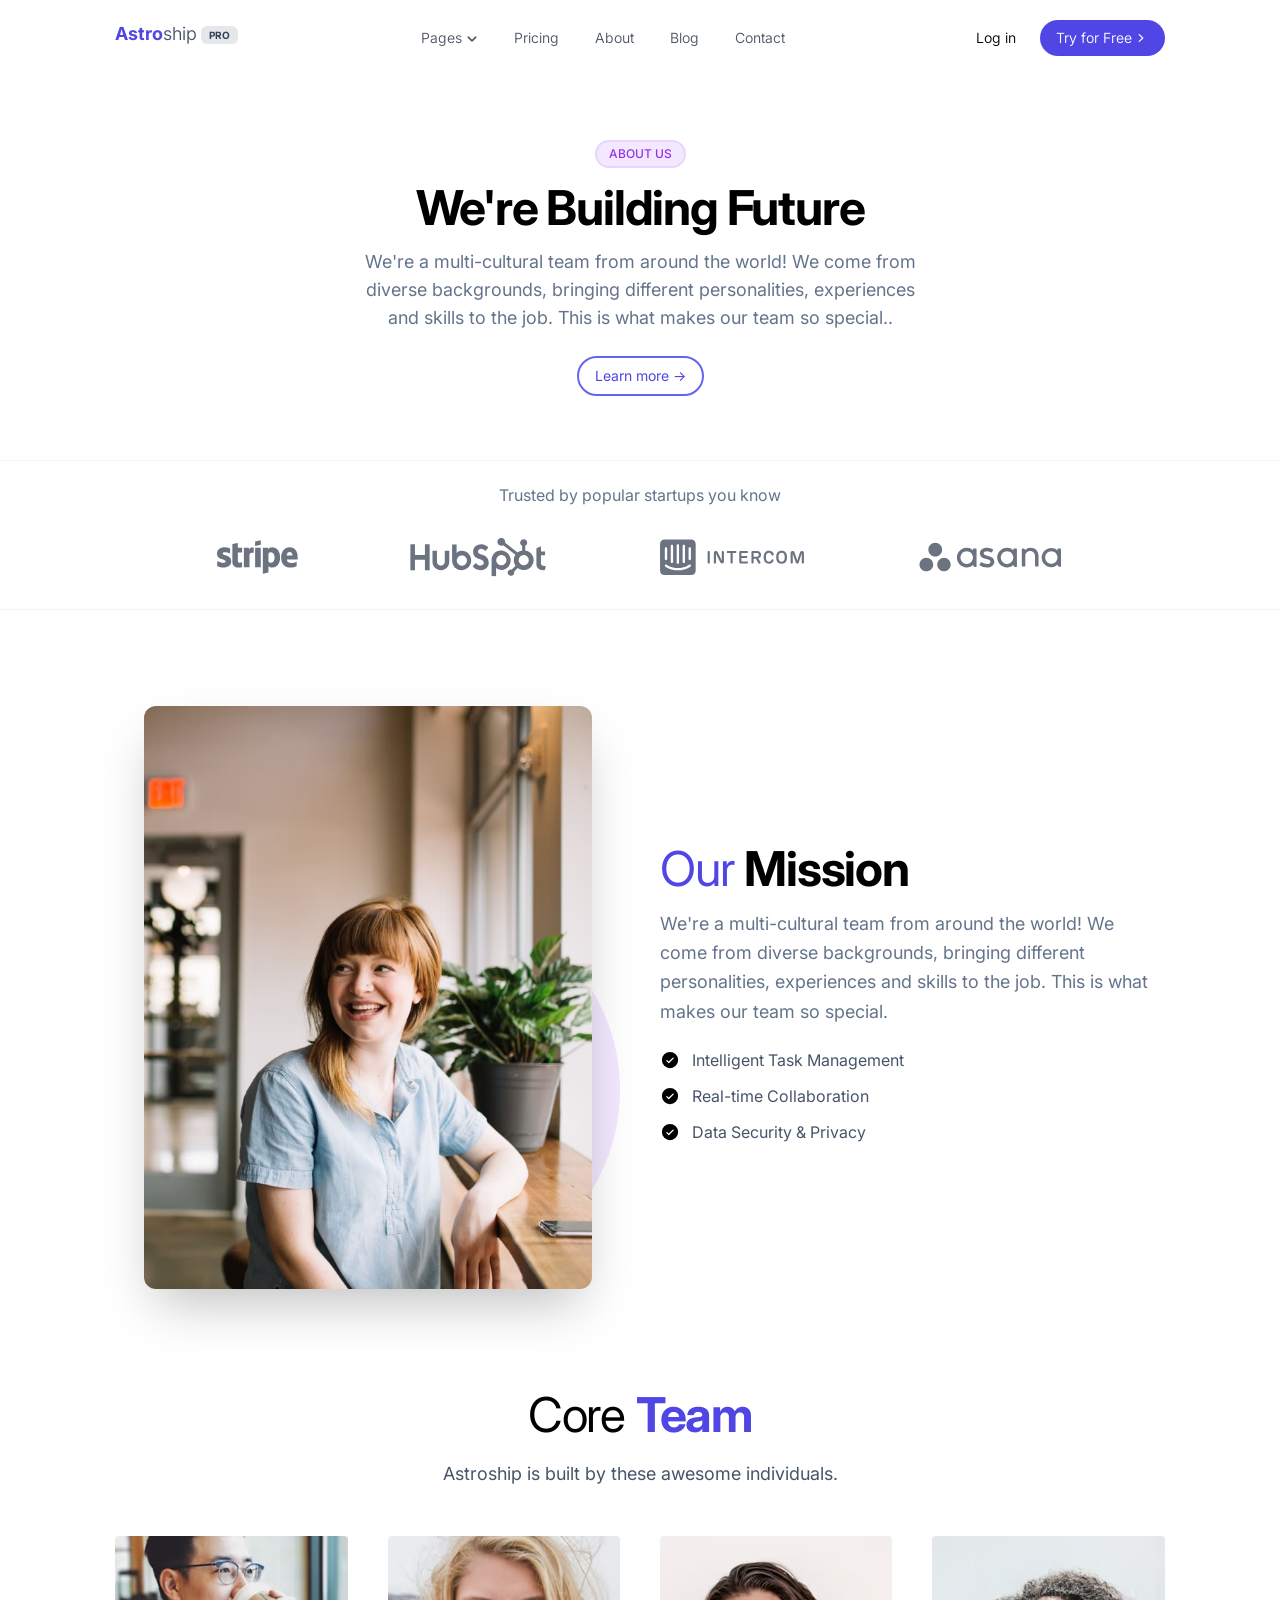
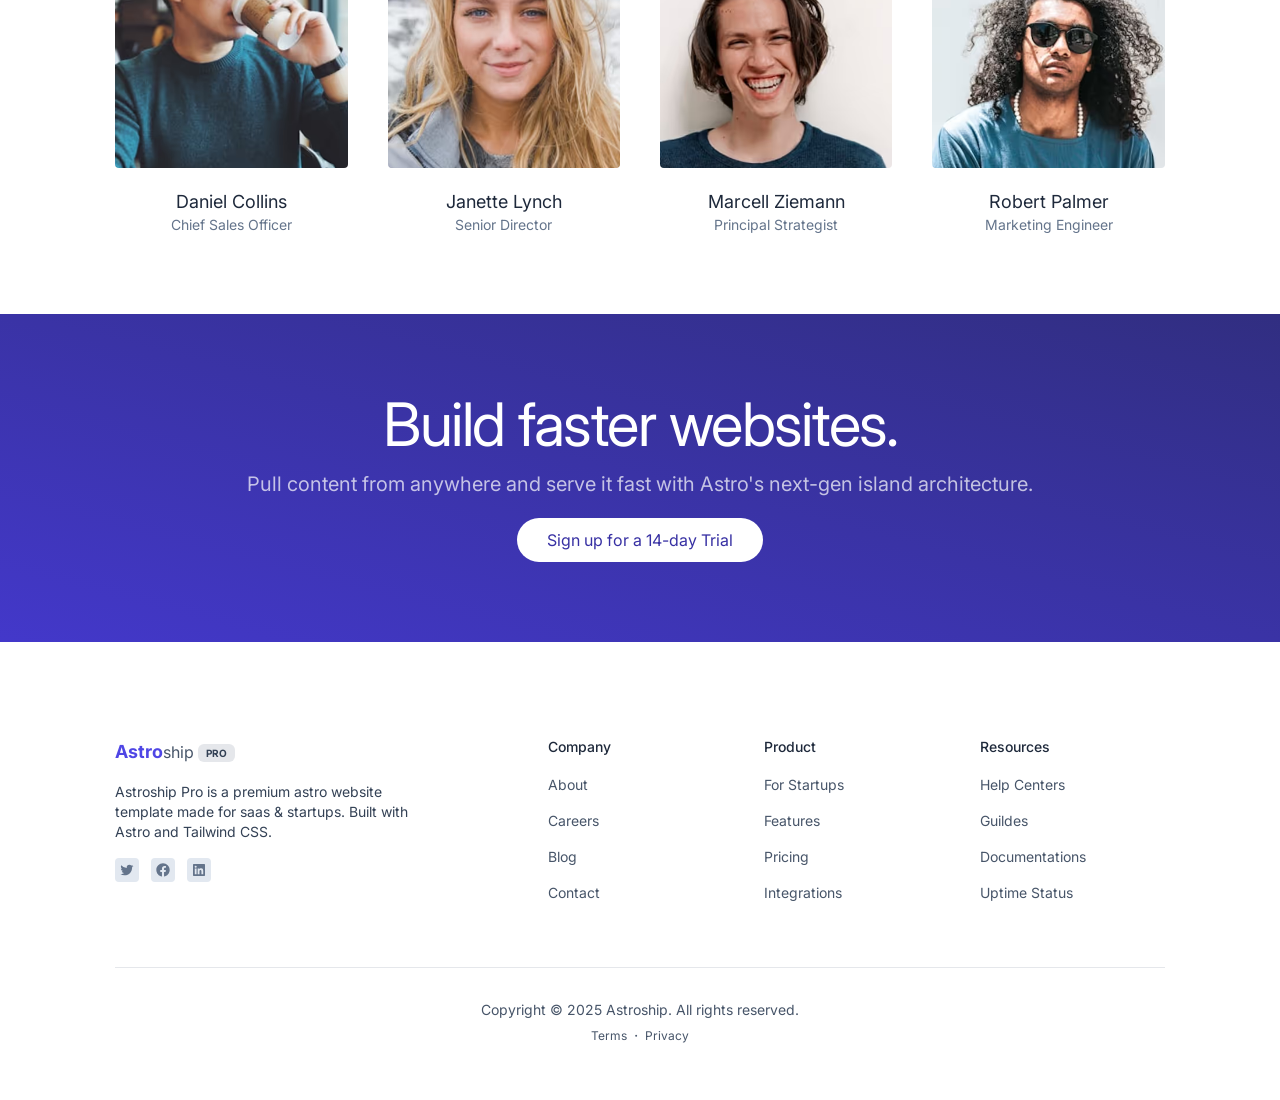
<file: about.html>
<!DOCTYPE html>
<html lang="en">

<head>
    <meta charset="UTF-8">
    <meta name="viewport" content="width=device-width, initial-scale=1.0">
    <title>Document</title>
    <link rel="preconnect" href="https://fonts.googleapis.com">
    <link rel="preconnect" href="https://fonts.gstatic.com" crossorigin>
    <link href="https://fonts.googleapis.com/css2?family=Inter:wght@100..900&display=swap" rel="stylesheet">
    <link rel="stylesheet" href="./css/about.css">
</head>

<body>
    <header>
        <div class="container">
            <div class="header-content">
                <a href="./index.html">
                    <div class="logo">
                        <span>Astro</span>
                        <span>ship</span>
                        <span>Pro</span>
                    </div>
                </a>
                <nav>
                    <button>
                        <span>Pages</span>
                        <svg xmlns="http://www.w3.org/2000/svg" fill="none" viewBox="0 0 24 24" stroke-width="3"
                            stroke="currentColor">
                            <path stroke-linecap="round" stroke-linejoin="round" d="M19.5 8.25l-7.5 7.5-7.5-7.5"></path>
                        </svg>
                        <div class="dropdown">
                            <ul>
                                <li>Features</li>
                                <li>Integrations</li>
                                <li>Blog Details</li>
                                <li>404 Page</li>
                            </ul>
                        </div>
                    </button>
                    <a href="./pricing.html">Pricing</a>
                    <a href="./about.html">About</a>
                    <a href="">Blog</a>
                    <a href="">Contact</a>
                </nav>
                <div class="login">
                    <a href="">Log in</a>
                    <a href="">
                        <span>Try for Free</span>
                        <svg xmlns="http://www.w3.org/2000/svg" viewBox="0 0 20 20" fill="currentColor">
                            <path fill-rule="evenodd"
                                d="M7.21 14.77a.75.75 0 01.02-1.06L11.168 10 7.23 6.29a.75.75 0 111.04-1.08l4.5 4.25a.75.75 0 010 1.08l-4.5 4.25a.75.75 0 01-1.06-.02z"
                                clip-rule="evenodd"></path>
                        </svg>
                    </a>
                </div>
            </div>
        </div>
    </header>
    <section class="aboutUs">
        <span>about us</span>
        <h1>We're Building Future</h1>
        <p>
            We're a multi-cultural team from around the world! We come from diverse backgrounds, bringing different
            personalities, experiences and skills to the job. This is what makes our team so special..
        </p>
        <a href="">
            Learn more →
        </a>
    </section>
    <section class="startUps">
        <h2>Trusted by popular startups you know</h2>
        <div>
            <div>
                <svg xmlns="http://www.w3.org/2000/svg" xmlns:xlink="http://www.w3.org/1999/xlink" fill="currentColor"
                    height="48" viewBox="0 0 97 48" width="97" class="h-full w-auto">
                    <clipPath id="a">
                        <path d="m0 0h97v48h-97z"></path>
                    </clipPath>
                    <g clip-path="url(#a)" fill="current">
                        <path clip-rule="evenodd"
                            d="m52.5131 4v5.42063l-6.763 1.44197v-5.44736zm14.0657 8.4375c-2.6406 0-4.3381 1.2283-5.2812 2.0828l-.3502-1.6556h-5.9278v31.1353l6.7361-1.4153.0269-7.5568c.97.6943 2.3981 1.6823 4.7692 1.6823 4.8231 0 9.215-3.8452 9.215-12.3099-.0269-7.7438-4.4728-11.9628-9.188-11.9628zm-1.6167 18.3981c-1.5897 0-2.5328-.5608-3.1795-1.255l-.0269-9.9067c.7006-.7744 1.6706-1.3084 3.2064-1.3084 2.4519 0 4.1494 2.7236 4.1494 6.2217 0 3.5781-1.6705 6.2484-4.1494 6.2484zm32.0382-6.1683c0-6.8359-3.3412-12.2298-9.727-12.2298-6.4128 0-10.2928 5.3939-10.2928 12.1764 0 8.0375 4.5806 12.0962 11.155 12.0962 3.2064 0 5.6314-.7209 7.4637-1.7356v-5.3405c-1.8323.9079-3.9339 1.4686-6.6014 1.4686-2.6137 0-4.9309-.9079-5.2273-4.0588h13.1759c0-.1463.0096-.4776.0206-.86l.0002-.006v-.0004-.0003-.0007l.0001-.0006v-.0004c.0151-.523.033-1.1393.033-1.5081zm-13.3106-2.5368c0-3.0174 1.8592-4.2724 3.5567-4.2724 1.6436 0 3.395 1.255 3.395 4.2724zm-31.1766-9.2399h-6.763v23.3648h6.763zm-14.4391.0026.4311 1.976c1.5897-2.8839 4.7422-2.2964 5.6045-1.976v6.1416c-.8353-.2937-3.5298-.6676-5.1195 1.3885v15.8347h-6.7361v-23.3648zm-13.0429-5.79554-6.5744 1.38853-.027 21.38881c0 3.9519 2.9909 6.8625 6.9787 6.8625 2.2094 0 3.8261-.4005 4.7153-.8812v-5.4206c-.8623.3472-5.1195 1.5755-5.1195-2.3765v-9.4794h5.1195v-5.6877h-5.1195zm-15.9238 11.13434c-1.42806 0-2.29029.4005-2.29029 1.4419 0 1.137 1.4839 1.6372 3.32489 2.2577 3.0011 1.0116 6.9512 2.3431 6.9679 7.2751 0 4.7798-3.8531 7.5302-9.45751 7.5302-2.31722 0-4.85-.454-7.35584-1.5221v-6.3552c2.26334 1.2283 5.11945 2.1362 7.35584 2.1362 1.50889 0 2.58671-.4005 2.58671-1.6289 0-1.2594-1.60861-1.8351-3.5506-2.5301-2.95752-1.0585-6.68833896-2.3937-6.68833896-6.8425 0-4.7263 3.63750896-7.5568 9.10723896-7.5568 2.2364 0 4.4458.3471 6.6822 1.2283v6.2751c-2.0478-1.0948-4.6344-1.7089-6.6822-1.7089z"
                            fill-rule="evenodd"></path>
                    </g>
                </svg>
            </div>
            <div>
                <svg viewBox="0 0 106 31" fill="currentColor" xmlns="http://www.w3.org/2000/svg" width="106" height="31"
                    class="h-full w-auto">
                    <g clip-path="url(#clip-hubspot-mono)">
                        <path
                            d="M11.5651 5.62866V14.0394H3.8408V5.62866H0.173584V25.7058H3.8408V17.5682H11.5651V25.7058H15.2323V5.62866H11.5651Z">
                        </path>
                        <path
                            d="M26.9691 19.2163C26.9691 20.0209 26.6495 20.7926 26.0805 21.3616C25.5116 21.9305 24.7399 22.2502 23.9353 22.2502C23.1306 22.2502 22.359 21.9305 21.79 21.3616C21.221 20.7926 20.9014 20.0209 20.9014 19.2163V10.6169H17.4229V19.2163C17.4229 20.9418 18.1083 22.5967 19.3285 23.8168C20.5486 25.037 22.2034 25.7224 23.929 25.7224C25.6545 25.7224 27.3094 25.037 28.5295 23.8168C29.7496 22.5967 30.4351 20.9418 30.4351 19.2163V10.6169H26.9691V19.2163Z">
                        </path>
                        <path
                            d="M52.7417 11.5023C52.7417 9.73968 53.9078 9.18088 55.1853 9.18088C56.2148 9.18088 57.575 9.96428 58.4644 10.9148L60.7427 8.23039C59.6053 6.69235 57.2983 5.62866 55.4099 5.62866C51.6367 5.62866 48.9074 7.83869 48.9074 11.5023C48.9074 18.2995 57.2156 16.1434 57.2156 19.9472C57.2156 21.1204 56.0765 22.1572 54.772 22.1572C52.7147 22.1572 52.0481 21.151 51.103 20.0873L48.575 22.716C50.192 24.7014 52.1865 25.7094 54.5762 25.7094C58.1607 25.7094 61.0446 23.4724 61.0446 19.9759C61.0446 12.4295 52.7363 14.7742 52.7363 11.5023">
                        </path>
                        <path
                            d="M104.141 22.4985C102.085 22.4985 101.501 21.6091 101.501 20.2471V14.219H104.696V11.1644H101.501V7.13428L97.9741 8.71724V20.9964C97.9741 24.1372 100.141 25.7201 103.113 25.7201C103.579 25.7286 104.045 25.6913 104.504 25.6087L105.364 22.441C104.976 22.4679 104.531 22.4949 104.141 22.4949">
                        </path>
                        <path
                            d="M40.2095 10.7176C38.4864 10.7176 37.2844 11.2171 36.1219 12.358V5.74951H32.6379V17.9981C32.6379 22.5835 35.953 25.7242 39.6777 25.7242C43.8103 25.7242 47.4452 22.5278 47.4452 18.2227C47.4452 13.9715 44.0996 10.7194 40.2095 10.7194V10.7176ZM40.188 22.2187C39.4062 22.2187 38.6419 21.9869 37.9919 21.5526C37.3418 21.1182 36.8352 20.5008 36.536 19.7785C36.2368 19.0563 36.1585 18.2615 36.311 17.4947C36.4636 16.7279 36.84 16.0235 37.3929 15.4707C37.9457 14.9179 38.65 14.5414 39.4168 14.3889C40.1836 14.2364 40.9784 14.3146 41.7007 14.6138C42.423 14.913 43.0404 15.4197 43.4747 16.0697C43.9091 16.7198 44.1409 17.484 44.1409 18.2658C44.1409 19.3142 43.7244 20.3196 42.9831 21.061C42.2418 21.8023 41.2364 22.2187 40.188 22.2187Z">
                        </path>
                        <path
                            d="M78.0389 18.0389C78.0389 13.7266 74.4112 10.5374 70.2714 10.5374C66.5467 10.5374 63.2317 13.6781 63.2317 18.2635V30.5193H66.7156V23.9018C67.8763 25.0409 69.0802 25.5422 70.8015 25.5422C74.6915 25.5422 78.0371 22.2919 78.0371 18.0389H78.0389ZM74.74 17.9958C74.74 18.7776 74.5082 19.5418 74.0738 20.1919C73.6395 20.8419 73.0221 21.3486 72.2998 21.6478C71.5775 21.947 70.7827 22.0252 70.0159 21.8727C69.2492 21.7202 68.5448 21.3437 67.992 20.7909C67.4392 20.2381 67.0627 19.5337 66.9102 18.7669C66.7577 18.0001 66.8359 17.2054 67.1351 16.4831C67.4343 15.7608 67.941 15.1434 68.591 14.709C69.2411 14.2747 70.0053 14.0429 70.7871 14.0429C71.8355 14.0429 72.8409 14.4593 73.5822 15.2006C74.3236 15.942 74.74 16.9474 74.74 17.9958Z">
                        </path>
                        <path opacity="var(--svg-path-opacity)"
                            d="M89.2939 10.3688V6.86871C89.7565 6.65259 90.1481 6.30952 90.4233 5.87946C90.6984 5.44939 90.8458 4.95002 90.8481 4.43948V4.35862C90.8481 3.64382 90.5642 2.9583 90.0587 2.45285C89.5533 1.94741 88.8678 1.66346 88.153 1.66346H88.0721C87.3573 1.66346 86.6718 1.94741 86.1664 2.45285C85.6609 2.9583 85.377 3.64382 85.377 4.35862V4.43948C85.3793 4.95002 85.5267 5.44939 85.8018 5.87946C86.077 6.30952 86.4686 6.65259 86.9312 6.86871V10.3688C85.6017 10.5722 84.3497 11.1233 83.3017 11.9662L73.7033 4.48979C73.7713 4.24324 73.8075 3.98905 73.8111 3.73334C73.8122 3.1327 73.6351 2.54522 73.3022 2.04524C72.9694 1.54525 72.4957 1.15521 71.9412 0.924446C71.3866 0.693685 70.7761 0.632572 70.1868 0.748837C69.5975 0.865103 69.056 1.15352 68.6306 1.57762C68.2053 2.00171 67.9152 2.54243 67.7972 3.13137C67.6792 3.72031 67.7385 4.33102 67.9676 4.88625C68.1968 5.44149 68.5854 5.9163 69.0844 6.25063C69.5834 6.58496 70.1703 6.76379 70.771 6.7645C71.2962 6.76215 71.8117 6.62214 72.2659 6.35843L81.7187 13.7126C80.8694 14.9955 80.4262 16.5045 80.447 18.0429C80.4679 19.5813 80.9517 21.0778 81.8355 22.3371L78.9607 25.212C78.7282 25.1377 78.486 25.0984 78.242 25.0952C77.7489 25.0955 77.2669 25.2421 76.8571 25.5162C76.4473 25.7904 76.1279 26.1799 75.9393 26.6356C75.7508 27.0912 75.7016 27.5925 75.7979 28.0761C75.8941 28.5597 76.1316 29.0039 76.4803 29.3526C76.829 29.7013 77.2732 29.9387 77.7568 30.035C78.2404 30.1313 78.7417 30.0821 79.1973 29.8935C79.653 29.705 80.0425 29.3856 80.3166 28.9758C80.5908 28.5659 80.7373 28.084 80.7377 27.5909C80.7346 27.3469 80.6952 27.1047 80.6209 26.8722L83.4652 24.0279C84.3927 24.7416 85.4712 25.2336 86.6181 25.4661C87.7651 25.6987 88.95 25.6657 90.0822 25.3696C91.2144 25.0735 92.2639 24.5222 93.1501 23.7579C94.0364 22.9936 94.736 22.0367 95.1953 20.9603C95.6546 19.8839 95.8615 18.7167 95.8001 17.548C95.7386 16.3793 95.4106 15.2402 94.841 14.2179C94.2713 13.1956 93.4753 12.3172 92.5138 11.6501C91.5524 10.9829 90.4509 10.5446 89.2939 10.3688ZM88.1152 21.879C87.3372 21.8783 86.5769 21.6469 85.9303 21.2142C85.2837 20.7815 84.7799 20.1668 84.4826 19.4478C84.1852 18.7288 84.1077 17.9378 84.2598 17.1748C84.4119 16.4118 84.7868 15.711 85.3371 15.161C85.8873 14.611 86.5883 14.2364 87.3514 14.0847C88.1145 13.9329 88.9054 14.0108 89.6243 14.3085C90.3431 14.6061 90.9576 15.1102 91.39 15.757C91.8224 16.4037 92.0534 17.1642 92.0538 17.9422C92.0538 18.9858 91.6392 19.9867 90.9013 20.7247C90.1633 21.4626 89.1624 21.8772 88.1188 21.8772">
                        </path>
                    </g>
                    <defs>
                        <clipPath id="clip-hubspot-mono">
                            <rect width="105.19" height="29.8175" fill="current"
                                transform="translate(0.174072 0.692871)">
                            </rect>
                        </clipPath>
                    </defs>
                </svg>
            </div>
            <div>
                <svg fill="currentColor" viewBox="0 0 175 48" width="175" height="48" class="h-full w-auto"
                    xmlns="http://www.w3.org/2000/svg">
                    <g fill="current">
                        <path
                            d="m37.6816794 0h-32.06106871c-2.9509542 0-5.34351145 2.39255725-5.34351145 5.34351145v32.06106875c0 2.9509542 2.39255725 5.3435114 5.34351145 5.3435114h32.06106871c2.9509542 0 5.3435114-2.3925572 5.3435114-5.3435114v-32.06106875c0-2.9509542-2.3925572-5.34351145-5.3435114-5.34351145zm-10.3316794 7.83759542c0-.78683206.6385496-1.42538168 1.4253817-1.42538168.786832 0 1.4253817.63854962 1.4253817 1.42538168v19.03759538c0 .7868321-.6385497 1.4253817-1.4253817 1.4253817-.7868321 0-1.4253817-.6385496-1.4253817-1.4253817zm-7.1242366-.72137405c0-.78683206.6385496-1.42538168 1.4253816-1.42538168.7868321 0 1.4253817.63854962 1.4253817 1.42538168v20.66202293c0 .786832-.6385496 1.4253817-1.4253817 1.4253817-.786832 0-1.4253816-.6385497-1.4253816-1.4253817zm-7.1242367.72137405c0-.78683206.6385496-1.42538168 1.4253817-1.42538168s1.4240458.63854962 1.4240458 1.42538168v19.03759538c0 .7868321-.6372137 1.4253817-1.4240458 1.4253817s-1.4253817-.6385496-1.4253817-1.4253817zm-7.12423662 2.84942748c0-.78683206.63721374-1.42538168 1.4240458-1.42538168s1.42538168.63854962 1.42538168 1.42538168v12.8164122c0 .7868321-.63854962 1.4253817-1.42538168 1.4253817s-1.4240458-.6385496-1.4240458-1.4253817zm30.85076332 21.7347328c-.2190839.1896947-5.4984732 4.6181298-15.1769084 4.6181298-9.6784351 0-14.95515263-4.4284351-15.17690836-4.6181298-.5971374-.5116412-.66793893-1.410687-.15496183-2.0091603.51030534-.5958015 1.40801527-.666603 2.00515267-.1562977.08282443.0694657 4.79713742 3.9341603 13.32538172 3.9341603 8.6351145 0 13.2759542-3.8927481 13.321374-3.9314885.5958015-.5129771 1.4975191-.4435115 2.0078244.1536259.5156489.5984733.4461832 1.4975191-.1509542 2.0091603zm.4969466-8.9183206c0 .7868321-.6385496 1.4253817-1.4253817 1.4253817-.786832 0-1.4240458-.6385496-1.4240458-1.4253817v-12.8164122c0-.78683206.6372138-1.42538168 1.4240458-1.42538168.7868321 0 1.4253817.63854962 1.4253817 1.42538168z"
                            transform="translate(1 3)"></path>
                        <g transform="translate(57.442748 16.358779)">
                            <path
                                d="m3.54007634 14.1950382c0 .7133587-.54503817 1.2998091-1.32118321 1.2998091-.75477099 0-1.29980916-.5877862-1.29980916-1.2998091v-12.39293896c0-.71335878.54503817-1.29980916 1.32118321-1.29980916.75477099 0 1.29980916.58778626 1.29980916 1.29980916z">
                            </path>
                            <path
                                d="m20.4830153 1.80209924v11.32423666c0 1.530916-.8175573 2.3912214-2.1173664 2.3912214h-.1041985c-1.2370229 0-1.8248092-.7133588-2.3484733-1.7620229l-2.6423664-5.13778631-2.3484733-5.30477099.0627863 5.13778626.021374 5.72423664c0 .7133588-.5450382 1.2998092-1.3211832 1.2998092-.75477099 0-1.29980916-.5877863-1.29980916-1.2998092v-11.32423664c0-1.40534351.81755726-2.39122137 2.24427486-2.39122137h.1041984c1.3211832 0 1.8662214.71335877 2.3912214 1.7620229l2.5996183 5.09637404 2.2229008 4.94942747-.0627863-4.73969464-.021374-5.72423665c0-.71335877.5450381-1.29980916 1.3211832-1.29980916.7534351-.00133587 1.2984733.58511451 1.2984733 1.29847329z">
                            </path>
                            <path
                                d="m30.9896947 14.175c0 .7133588-.5450382 1.2998092-1.3211832 1.2998092-.754771 0-1.2998092-.5877863-1.2998092-1.2998092v-11.21870229h-3.2501908c-.6706107 0-1.2156489-.50362595-1.2156489-1.2370229 0-.71335878.5450382-1.21564886 1.2156489-1.21564886h9.121374c.6706107 0 1.2156489.50362596 1.2156489 1.2370229 0 .71335878-.5450382 1.21564886-1.2156489 1.21564886h-3.2501908z">
                            </path>
                            <path
                                d="m38.8740458 13.7555344v-11.63816799c0-1.09007633.6078244-1.69790076 1.7192748-1.65648855h7.5490458c.6706107 0 1.2156489.52366413 1.2156489 1.2370229 0 .71335878-.5450382 1.21564886-1.2156489 1.21564886h-6.6687023v3.60687023h5.8925573c.6505725 0 1.1742366.48225191 1.1742366 1.17423664s-.5236641 1.17423664-1.1742366 1.17423664h-5.8925573v4.15190837h6.6687023c.6706107 0 1.2156489.5236641 1.2156489 1.2370229s-.5450382 1.2156511-1.2156489 1.2156511h-7.611832c-1.0900764.0013337-1.6979008-.6064908-1.6564886-1.7179411z">
                            </path>
                            <path
                                d="m64.2477099 13.7755725c.3566794.6078244.1255725 1.3839695-.6078244 1.7620229-.7133588.3566794-1.4895038.0841603-1.8448473-.5236641l-2.9148855-5.3889313h-2.767939l.0213741 4.571374c0 .7133588-.5450382 1.2998092-1.3211832 1.2998092-.754771 0-1.2998092-.5877863-1.2998092-1.2998092v-12.07900759c0-1.09007633.6078244-1.69790076 1.7192748-1.65648855h4.9694657c3.4185114 0 4.8438931 2.22290077 4.8438931 4.48721374 0 2.16011451-1.2583969 3.7538168-3.4185114 4.17328245zm-8.136832-6.52175571h4.1519084c1.4053435 0 2.1387404-.90171755 2.1387404-2.18148855 0-1.27977099-.776145-2.1601145-2.1601145-2.1601145h-4.1305343z">
                            </path>
                            <path
                                d="m70.4541985 14.3633588c-1.5723283-1.4053435-2.285687-3.6068703-2.285687-6.37480918 0-2.78931298.6919847-4.96946565 2.2442748-6.35343512.9645038-.83893129 2.2643129-1.40534351 4.1519084-1.40534351 1.6564885 0 2.9362595.37805344 3.9007633 1.19561069.8389313.67061069 1.4467557 1.61507634 1.8034351 2.93625954.1883588.69198473-.2938931 1.38396947-1.0900763 1.53091603-.754771.12557252-1.3625954-.35667939-1.5937023-1.04866412-.251145-.67061069-.5877863-1.1528626-.9858779-1.48950382-.5450381-.48225191-1.2156488-.69198473-2.0973282-.69198473-.9431298 0-1.7620229.27251908-2.3698473.88034351-.8803435.88034351-1.258397 2.45400764-1.258397 4.44580153 0 1.97175572.3566794 3.54408398 1.279771 4.42442748.6078244.6078244 1.4053435.8803435 2.3270993.8803435.9645038 0 1.6979007-.251145 2.307061-.8175572.3139313-.2938932.5877863-.6706107.7761451-1.1114504.272519-.6505725.8389313-1.1328245 1.5723282-.9645038.7333969.1683206 1.1956107.8803435.9645038 1.5723282-.3780534 1.1528626-1.0272901 2.0759542-1.9076336 2.7051527-.9645038.6919847-2.1601145 1.0486641-3.6696565 1.0486641-1.9290076 0-3.1459923-.5664122-4.0690839-1.3625954z">
                            </path>
                            <path
                                d="m83.2251908 7.98854962c0-4.69694657 1.9290077-7.75877863 6.4803436-7.75877863 4.5085877 0 6.4589694 2.97767176 6.4589694 7.75877863 0 4.84389308-1.9717557 7.75877858-6.4589694 7.75877858-4.5713741 0-6.4803436-2.9148855-6.4803436-7.75877858zm10.2541985 0c0-3.56545802-1.2998091-5.30477099-3.795229-5.30477099-2.4540076 0-3.7538168 1.74064885-3.7538168 5.30477099 0 3.56545798 1.258397 5.30477098 3.7538168 5.30477098 2.4740458 0 3.795229-1.7406488 3.795229-5.30477098z">
                            </path>
                            <path
                                d="m116.50458 14.175c0 .7133588-.545038 1.2998092-1.321183 1.2998092-.754771 0-1.299809-.5877863-1.299809-1.2998092v-5.62003817l.062786-5.4730916-1.824809 5.55725191-1.844847 5.47309156c-.313932.9645039-.964504 1.3425573-1.782062 1.3425573-.860305 0-1.489503-.3980916-1.824809-1.3625954l-1.887595-5.45171758-1.740649-5.47309161.062786 5.3889313v5.62003819c0 .7133588-.545038 1.2998091-1.321183 1.2998091-.754771 0-1.299809-.5877862-1.299809-1.2998091v-11.21870231c0-1.55229008.838931-2.45400764 2.307061-2.45400764 1.383969 0 2.160115.73339695 2.599618 2.0759542l1.929008 5.72423664 1.174237 3.90076341 1.19561-3.90076341 1.929008-5.72423664c.44084-1.34255725 1.195611-2.0759542 2.57958-2.0759542 1.46813 0 2.285687.88034352 2.285687 2.45400764z">
                            </path>
                        </g>
                    </g>
                </svg>
            </div>
            <div>
                <svg viewBox="0 0 175 48" width="175" height="48" class="h-full w-auto"
                    xmlns="http://www.w3.org/2000/svg" fill="currentColor">
                    <g fill="current" transform="translate(3 7)">
                        <path
                            d="m56.6548259 25.3816928c-4.1385107 0-7.493381-3.4354677-7.493381-7.6740785 0-4.2375322 3.3548703-7.6729999 7.493381-7.6729999s7.4930223 3.4354677 7.4930223 7.6729999c0 4.2386108-3.3545116 7.6740785-7.4930223 7.6740785zm7.5167037.9731908c.1033371 1.1773918 1.0441361 2.6765442 2.6742084 2.6765442h.9537161c.3695739 0 .6727681-.3034255.6727681-.6737198v-20.9992784h-.0043057c-.0190169-.35375682-.311088-.6374094-.6684624-.6374094h-2.9551564c-.3573744 0-.6494455.28365258-.66918.6374094h-.0035881v1.70622957c-1.8109123-2.23434825-4.665602-3.16188139-7.5281855-3.16188139-6.5070133 0-11.782233 5.28514132-11.782233 11.80483652 0 6.5204142 5.2752197 11.8055555 11.782233 11.8055555v.0007191c2.8625835 0 5.9824335-1.1130398 7.5278267-3.1618814zm40.8858944-.9731908c-4.138215 0-7.4934948-3.4354677-7.4934948-7.6740785 0-4.2375322 3.3552798-7.6729999 7.4934948-7.6729999 4.138574 0 7.493136 3.4354677 7.493136 7.6729999 0 4.2386108-3.354562 7.6740785-7.493136 7.6740785zm7.516818.9731908c.103339 1.1773918 1.044152 2.6765442 2.674249 2.6765442h.954089c.36958 0 .67242-.3034255.67242-.6737198v-20.9992784h-.003947c-.019376-.35375682-.311452-.6374094-.668473-.6374094h-2.95556c-.357379 0-.649096.28365258-.66919.6374094h-.003588v1.70622957c-1.81094-2.23434825-4.665673-3.16188139-7.5283-3.16188139-6.5071121 0-11.7820531 5.28514132-11.7820531 11.80483652 0 6.5204142 5.274941 11.8055555 11.7820531 11.8055555v.0007191c2.862627 0 5.982524-1.1130398 7.527941-3.1618814z">
                        </path>
                        <path
                            d="m158.204594 25.1860427c-4.064988 0-7.359971-3.3675788-7.359971-7.5224295 0-4.1537935 3.294983-7.5213723 7.359971-7.5213723 4.064282 0 7.358914 3.3675788 7.358914 7.5213723 0 4.1548507-3.294632 7.5224295-7.358914 7.5224295zm7.382172.9539594c.101493 1.1541251 1.025498 2.6236526 2.626472 2.6236526h.937044c.362977 0 .660759-.2974295.660759-.6604063v-20.58430769h-.004229c-.01903-.34676617-.305535-.62481343-.65653-.62481343h-2.902757c-.350995 0-.6375.27804726-.656882.62481343h-.003877v1.67251244c-1.778234-2.19019486-4.581965-3.09939884-7.393449-3.09939884-6.391211 0-11.571912 5.18070069-11.571912 11.57155889 0 6.3915631 5.180701 11.5722637 11.571912 11.5722637v.0007048c2.811484 0 5.875642-1.0910448 7.393097-3.0993989z">
                        </path>
                        <path
                            d="m142.84652 26.386958-.001406-10.5372015h.000352c0-5.93987885-3.776327-9.94697872-9.798285-9.94697872-2.874492 0-5.504816 1.63540156-6.063061 3.06650865-.179876-1.10793139-.772903-2.27268871-2.611003-2.27268871h-.936967c-.36221 0-.658372.29458842-.658372.65367254v18.38754724.002789 1.9390543.0359084h.003864c.018621.3423501.304945.6177641.654859.6177641h1.959657.933805c.044266 0 .08783-.0052294.129637-.0135963.019322-.0034863.037239-.0108074.055859-.0160368.021431-.0066239.043916-.0118532.064292-.0202203.025646-.0104588.049184-.0247524.073074-.0380002.011594-.0069725.024242-.0122019.035484-.019523.028808-.0184771.055157-.0407891.080803-.0634498.004216-.0041835.009486-.0069726.01335-.0108074.028808-.0275414.055157-.0578717.078344-.0895967l.000352-.0006972c.072371-.0986611.116286-.2175423.123664-.3458364h.003513v-.0359084-1.2923542-.3395612-10.3614942c0-3.189922 2.606435-5.77637355 5.821706-5.77637355 3.214919 0 5.821355 2.58645155 5.821355 5.77637355l.002809 10.054704.000703-.0031377c0 .0087157.001406.01778.001406.0275414v1.9143019.0359084h.003513c.019322.3423501.305295.6177641.65521.6177641h1.958603.934859c.044618 0 .08783-.0052294.129637-.0135963.017215-.0031377.033024-.0097615.049887-.0146423.023539-.0066239.047779-.0125505.070615-.0216148.023539-.0097616.04532-.0230093.067453-.0359084.013702-.0073212.028106-.0128992.041105-.0216148.027051-.0174312.051293-.0383488.075182-.059615.006323-.0052293.012999-.0094128.018972-.0153394.027402-.0261469.051643-.0543856.074128-.0843673.001757-.0020919.003512-.0038349.005269-.0059267.071318-.0979638.114882-.2157991.122259-.3433959 0-.0010459.000352-.0017432.000352-.0017432h.003864v-.0359084-1.2923542zm-68.0938885-3.0398982c2.019354 1.3696875 4.2238214 2.0343993 6.3423435 2.0343993 2.0178847 0 4.103718-1.0238504 4.103718-2.8062416 0-2.3795174-4.5459338-2.7498003-7.4019717-3.6999536-2.8567726-.9501533-5.3172404-2.9140909-5.3172404-6.095289 0-4.86688419 4.4306051-6.87719712 8.5662773-6.87719712 2.6202386 0 5.3234843.84589884 7.0761866 2.05704768.6038228.44757504.2361667.96201671.2361667.96201671l-1.6733679 2.33853463c-.1876845.2635121-.5167754.4914338-.9887415.2059924-.4719662-.285082-2.1273369-1.4318807-4.6502439-1.4318807-2.5232742 0-4.0431154 1.1406873-4.0431154 2.5542334 0 1.6950333 1.9752793 2.2281688 4.2891989 2.8058822 4.0317296 1.0637547 8.4303805 2.3424891 8.4303805 7.1806134 0 4.288452-4.0982087 6.9386714-8.6272472 6.9386714-3.4326815 0-6.3548314-.9577027-8.8057497-2.7181646-.5108988-.5000617-.1542613-.9645331-.1542613-.9645331l1.6649202-2.3270307c.3386404-.4349926.7657972-.2832845.9527473-.1571007z">
                        </path>
                        <path
                            d="m27.1527778 8.26333583c0 4.56415467-3.6997975 8.26444197-8.2638889 8.26444197s-8.2638889-3.7002873-8.2638889-8.26444197c0-4.56304855 3.6997975-8.26333583 8.2638889-8.26333583s8.2638889 3.70028728 8.2638889 8.26333583">
                        </path>
                        <path
                            d="m8.23160463 17.773563c-4.54624074 0-8.2315679 3.6845926-8.2315679 8.2308333 0 4.5462408 3.68532716 8.2319352 8.2315679 8.2319352 4.54624077 0 8.23193527-3.6856944 8.23193527-8.2319352 0-4.5462407-3.6856945-8.2308333-8.23193527-8.2308333">
                        </path>
                        <path
                            d="m29.3846129 17.7727549c-4.4470501 0-8.0526208 3.6853272-8.0526208 8.2319352 0 4.5458734 3.6055707 8.2315679 8.0526208 8.2315679 4.4474094 0 8.0529801-3.6856945 8.0529801-8.2315679 0-4.546608-3.6055707-8.2319352-8.0529801-8.2319352">
                        </path>
                    </g>
                </svg>
            </div>
        </div>
    </section>
    <section class="missions">
        <div class="container">
            <div class="missions__content">
                <div class="missions__left">
                    <div class="round__primary"></div>
                    <div class="round__secondary"></div>
                    <img src="./images/footer_img_1.avif" alt="">
                </div>
                <div class="missions__right">
                    <h2>
                        <span>Our</span>
                        <strong>Mission</strong>
                    </h2>
                    <p>We're a multi-cultural team from around the world! We come from diverse backgrounds, bringing
                        different
                        personalities, experiences and skills to the job. This is what makes our team so special.</p>
                    <ul>
                        <li>
                            <svg width="1em" height="1em" viewBox="0 0 256 256" class="w-5 h-5"
                                data-icon="ph:check-circle-fill">
                                <symbol id="ai:ph:check-circle-fill">
                                    <path fill="currentColor"
                                        d="M128 24a104 104 0 1 0 104 104A104.11 104.11 0 0 0 128 24m45.66 85.66l-56 56a8 8 0 0 1-11.32 0l-24-24a8 8 0 0 1 11.32-11.32L112 148.69l50.34-50.35a8 8 0 0 1 11.32 11.32">
                                    </path>
                                </symbol>
                                <use xlink:href="#ai:ph:check-circle-fill"></use>
                            </svg>
                            <span>Intelligent Task Management</span>
                        </li>
                        <li>
                            <svg width="1em" height="1em" viewBox="0 0 256 256" class="w-5 h-5"
                                data-icon="ph:check-circle-fill">
                                <symbol id="ai:ph:check-circle-fill">
                                    <path fill="currentColor"
                                        d="M128 24a104 104 0 1 0 104 104A104.11 104.11 0 0 0 128 24m45.66 85.66l-56 56a8 8 0 0 1-11.32 0l-24-24a8 8 0 0 1 11.32-11.32L112 148.69l50.34-50.35a8 8 0 0 1 11.32 11.32">
                                    </path>
                                </symbol>
                                <use xlink:href="#ai:ph:check-circle-fill"></use>
                            </svg>
                            <span>Real-time Collaboration</span>
                        </li>
                        <li>
                            <svg width="1em" height="1em" viewBox="0 0 256 256" class="w-5 h-5"
                                data-icon="ph:check-circle-fill">
                                <symbol id="ai:ph:check-circle-fill">
                                    <path fill="currentColor"
                                        d="M128 24a104 104 0 1 0 104 104A104.11 104.11 0 0 0 128 24m45.66 85.66l-56 56a8 8 0 0 1-11.32 0l-24-24a8 8 0 0 1 11.32-11.32L112 148.69l50.34-50.35a8 8 0 0 1 11.32 11.32">
                                    </path>
                                </symbol>
                                <use xlink:href="#ai:ph:check-circle-fill"></use>
                            </svg>
                            <span>Data Security & Privacy</span>
                        </li>
                    </ul>
                </div>
            </div>
        </div>
    </section>
    <section class="team">
        <div class="container">
            <div class="team__title">
                <h2>Core <span>Team</span></h2>
                <p>Astroship is built by these awesome individuals.</p>
            </div>
            <div class="team__members">
                <div class="member">
                    <img src="./images/footer_img_2.avif" alt="">
                    <h2>Daniel Collins</h2>
                    <h3>Chief Sales Officer</h3>
                </div>
                <div class="member">
                    <img src="./images/footer_img_3.avif" alt="">
                    <h2>Janette Lynch</h2>
                    <h3>Senior Director</h3>
                </div>
                <div class="member">
                    <img src="./images/footer_img_4.avif" alt="">
                    <h2>Marcell Ziemann</h2>
                    <h3>Principal Strategist</h3>
                </div>
                <div class="member">
                    <img src="./images/footer_img_5.avif" alt="">
                    <h2>Robert Palmer</h2>
                    <h3>Marketing Engineer</h3>
                </div>
            </div>
        </div>
    </section>
    <section class="trial">
        <h2>Build faster websites.</h2>
        <p>Pull content from anywhere and serve it fast with Astro's next-gen island architecture.</p>
        <a href="">Sign up for a 14-day Trial </a>
    </section>
    <section class="footer">
        <div class="container">
            <div class="footer-content">
                <div class="main">
                    <div class="title">
                        <a href="">
                            <span>Astro</span>
                            <span>ship</span>
                            <span>PRO</span>
                        </a>
                        <p>
                            Astroship Pro is a premium astro website template made for saas & startups. Built with Astro
                            and Tailwind CSS.
                        </p>
                        <div>
                            <a href="">
                                <svg width="1em" height="1em" viewBox="0 0 24 24" class="w-4 h-4"
                                    data-icon="bx:bxl-twitter">
                                    <symbol id="ai:bx:bxl-twitter">
                                        <path
                                            d="M19.633 7.997c.013.175.013.349.013.523c0 5.325-4.053 11.461-11.46 11.461c-2.282 0-4.402-.661-6.186-1.809c.324.037.636.05.973.05a8.07 8.07 0 0 0 5.001-1.721a4.036 4.036 0 0 1-3.767-2.793c.249.037.499.062.761.062c.361 0 .724-.05 1.061-.137a4.027 4.027 0 0 1-3.23-3.953v-.05c.537.299 1.16.486 1.82.511a4.022 4.022 0 0 1-1.796-3.354c0-.748.199-1.434.548-2.032a11.457 11.457 0 0 0 8.306 4.215c-.062-.3-.1-.611-.1-.923a4.026 4.026 0 0 1 4.028-4.028c1.16 0 2.207.486 2.943 1.272a7.957 7.957 0 0 0 2.556-.973a4.02 4.02 0 0 1-1.771 2.22a8.073 8.073 0 0 0 2.319-.624a8.645 8.645 0 0 1-2.019 2.083z"
                                            fill="currentColor"></path>
                                    </symbol>
                                    <use xlink:href="#ai:bx:bxl-twitter"></use>
                                </svg>
                            </a>
                            <a href="">
                                <svg width="1em" height="1em" viewBox="0 0 24 24" class="w-4 h-4"
                                    data-icon="bx:bxl-facebook-circle">
                                    <symbol id="ai:bx:bxl-facebook-circle">
                                        <path
                                            d="M12.001 2.002c-5.522 0-9.999 4.477-9.999 9.999c0 4.99 3.656 9.126 8.437 9.879v-6.988h-2.54v-2.891h2.54V9.798c0-2.508 1.493-3.891 3.776-3.891c1.094 0 2.24.195 2.24.195v2.459h-1.264c-1.24 0-1.628.772-1.628 1.563v1.875h2.771l-.443 2.891h-2.328v6.988C18.344 21.129 22 16.992 22 12.001c0-5.522-4.477-9.999-9.999-9.999z"
                                            fill="currentColor"></path>
                                    </symbol>
                                    <use xlink:href="#ai:bx:bxl-facebook-circle"></use>
                                </svg>
                            </a>
                            <a href="">
                                <svg width="1em" height="1em" viewBox="0 0 24 24" class="w-4 h-4"
                                    data-icon="bx:bxl-linkedin-square">
                                    <symbol id="ai:bx:bxl-linkedin-square">
                                        <path
                                            d="M20 3H4a1 1 0 0 0-1 1v16a1 1 0 0 0 1 1h16a1 1 0 0 0 1-1V4a1 1 0 0 0-1-1zM8.339 18.337H5.667v-8.59h2.672v8.59zM7.003 8.574a1.548 1.548 0 1 1 0-3.096a1.548 1.548 0 0 1 0 3.096zm11.335 9.763h-2.669V14.16c0-.996-.018-2.277-1.388-2.277c-1.39 0-1.601 1.086-1.601 2.207v4.248h-2.667v-8.59h2.56v1.174h.037c.355-.675 1.227-1.387 2.524-1.387c2.704 0 3.203 1.778 3.203 4.092v4.71z"
                                            fill="currentColor"></path>
                                    </symbol>
                                    <use xlink:href="#ai:bx:bxl-linkedin-square"></use>
                                </svg>
                            </a>
                        </div>
                    </div>
                    <div class="link-group">
                        <h3>Company</h3>
                        <div>
                            <a href="./about.html">About</a>
                            <a href="">Careers</a>
                            <a href="">Blog</a>
                            <a href="">Contact</a>
                        </div>
                    </div class="link-group">
                    <div class="link-group">
                        <h3>Product</h3>
                        <div>
                            <a href="">For Startups</a>
                            <a href="">Features</a>
                            <a href="./pricing.html">Pricing</a>
                            <a href="">Integrations</a>
                        </div>
                    </div>
                    <div class="link-group">
                        <h3>Resources</h3>
                        <div>
                            <a href="">Help Centers</a>
                            <a href="">Guildes</a>
                            <a href="">Documentations</a>
                            <a href="">Uptime Status</a>
                        </div>
                    </div>
                </div>
                <div class="secondary">
                    <p>Copyright © 2025 Astroship. All rights reserved.</p>
                    <p>Terms ・ Privacy</p>
                </div>
            </div>
        </div>
    </section>
    <script src="./js/pricing.js"></script>
</body>

</html>
</file>
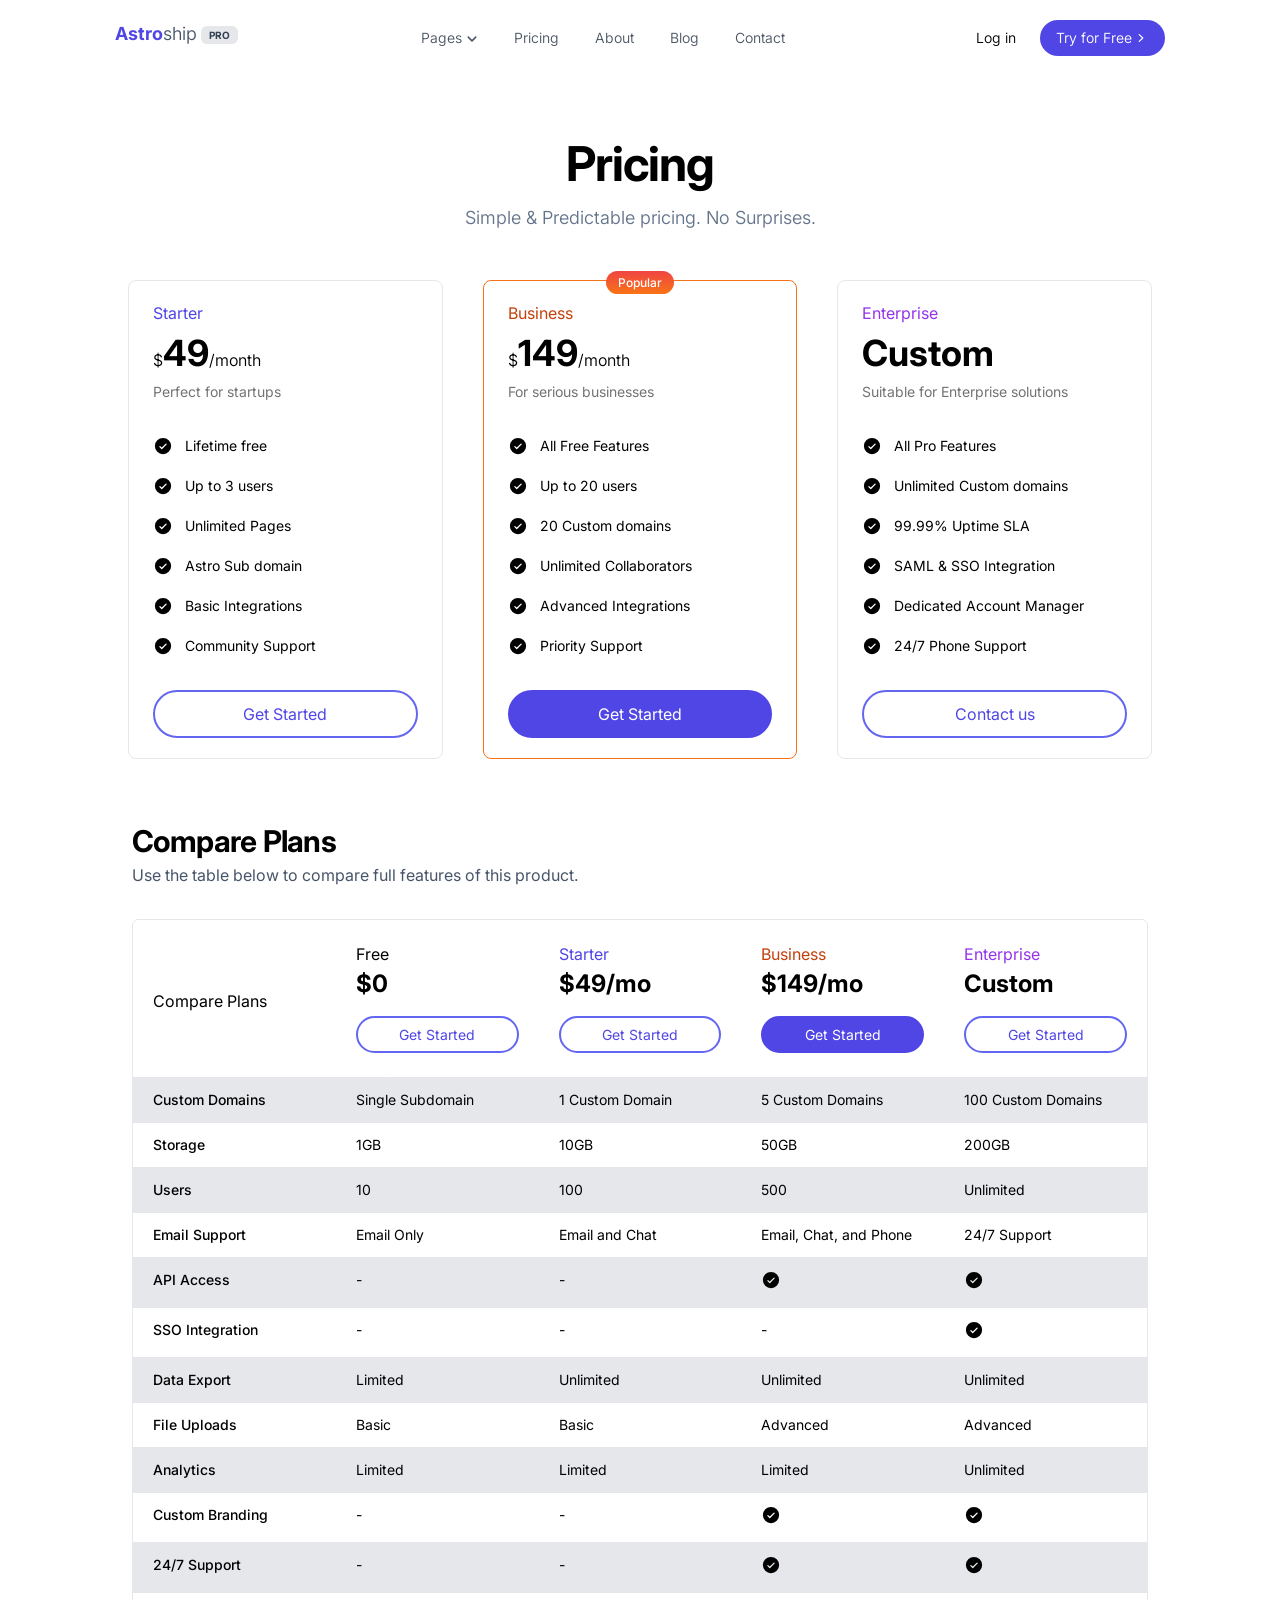
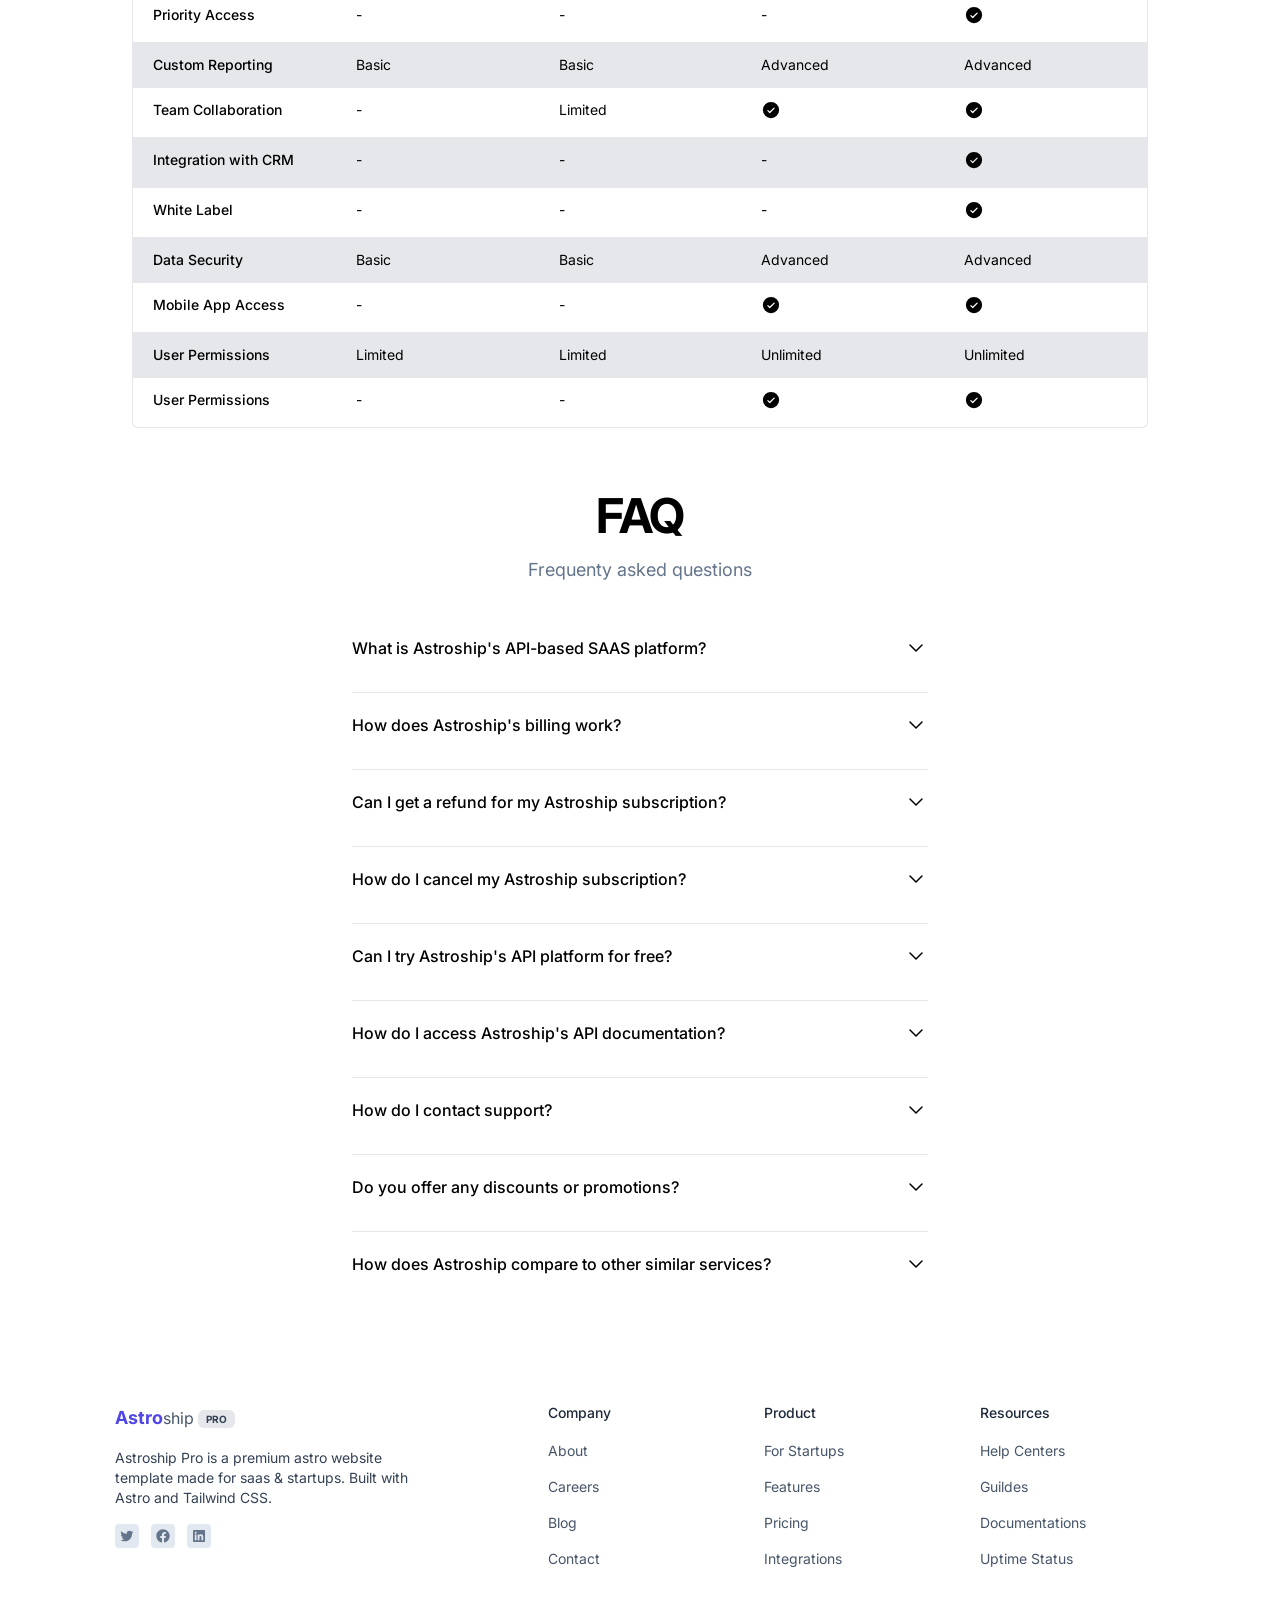
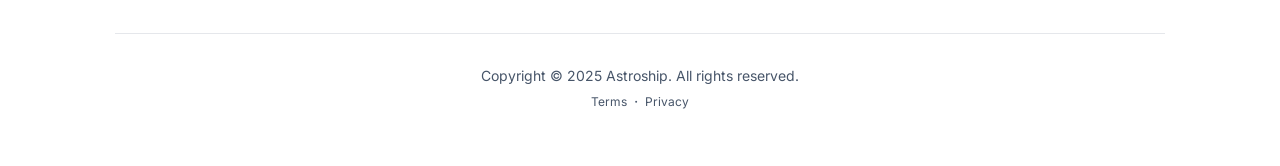
<file: pricing.html>
<!DOCTYPE html>
<html lang="en">

<head>
    <meta charset="UTF-8">
    <meta name="viewport" content="width=device-width, initial-scale=1.0">
    <title>Document</title>
    <link rel="preconnect" href="https://fonts.googleapis.com">
    <link rel="preconnect" href="https://fonts.gstatic.com" crossorigin>
    <link href="https://fonts.googleapis.com/css2?family=Inter:wght@100..900&display=swap" rel="stylesheet">
    <link rel="stylesheet" href="./css/pricing.css">
</head>

<body>
    <header>
        <div class="container">
            <div class="header-content">
                <a href="./index.html">
                    <div class="logo">
                        <span>Astro</span>
                        <span>ship</span>
                        <span>Pro</span>
                    </div>
                </a>
                <nav>
                    <button>
                        <span>Pages</span>
                        <svg xmlns="http://www.w3.org/2000/svg" fill="none" viewBox="0 0 24 24" stroke-width="3"
                            stroke="currentColor">
                            <path stroke-linecap="round" stroke-linejoin="round" d="M19.5 8.25l-7.5 7.5-7.5-7.5"></path>
                        </svg>
                        <div class="dropdown">
                            <ul>
                                <li>Features</li>
                                <li>Integrations</li>
                                <li>Blog Details</li>
                                <li>404 Page</li>
                            </ul>
                        </div>
                    </button>
                    <a href="./pricing.html">Pricing</a>
                    <a href="./about.html">About</a>
                    <a href="">Blog</a>
                    <a href="">Contact</a>
                </nav>
                <div class="login">
                    <a href="">Log in</a>
                    <a href="">
                        <span>Try for Free</span>
                        <svg xmlns="http://www.w3.org/2000/svg" viewBox="0 0 20 20" fill="currentColor">
                            <path fill-rule="evenodd"
                                d="M7.21 14.77a.75.75 0 01.02-1.06L11.168 10 7.23 6.29a.75.75 0 111.04-1.08l4.5 4.25a.75.75 0 010 1.08l-4.5 4.25a.75.75 0 01-1.06-.02z"
                                clip-rule="evenodd"></path>
                        </svg>
                    </a>
                </div>
            </div>
        </div>
    </header>
    <section class="pricing">
        <div class="container">
            <div class="pricing-content">
                <h1>Pricing</h1>
                <p>Simple & Predictable pricing. No Surprises.</p>
                <div class="pricing-group">
                    <div class="item">
                        <h3 class="starter">Starter</h3>
                        <p>
                            $<span>49</span>/month
                        </p>
                        <p>Perfect for startups</p>
                        <ul>
                            <li>
                                <svg width="1em" height="1em" viewBox="0 0 256 256" class="w-5 h-5"
                                    data-icon="ph:check-circle-fill">
                                    <symbol id="ai:ph:check-circle-fill">
                                        <path fill="currentColor"
                                            d="M128 24a104 104 0 1 0 104 104A104.11 104.11 0 0 0 128 24m45.66 85.66l-56 56a8 8 0 0 1-11.32 0l-24-24a8 8 0 0 1 11.32-11.32L112 148.69l50.34-50.35a8 8 0 0 1 11.32 11.32">
                                        </path>
                                    </symbol>
                                    <use xlink:href="#ai:ph:check-circle-fill"></use>
                                </svg>
                                <span>Lifetime free</span>
                            </li>
                            <li>
                                <svg width="1em" height="1em" viewBox="0 0 256 256" class="w-5 h-5"
                                    data-icon="ph:check-circle-fill">
                                    <symbol id="ai:ph:check-circle-fill">
                                        <path fill="currentColor"
                                            d="M128 24a104 104 0 1 0 104 104A104.11 104.11 0 0 0 128 24m45.66 85.66l-56 56a8 8 0 0 1-11.32 0l-24-24a8 8 0 0 1 11.32-11.32L112 148.69l50.34-50.35a8 8 0 0 1 11.32 11.32">
                                        </path>
                                    </symbol>
                                    <use xlink:href="#ai:ph:check-circle-fill"></use>
                                </svg>
                                <span>Up to 3 users</span>
                            </li>
                            <li>
                                <svg width="1em" height="1em" viewBox="0 0 256 256" class="w-5 h-5"
                                    data-icon="ph:check-circle-fill">
                                    <symbol id="ai:ph:check-circle-fill">
                                        <path fill="currentColor"
                                            d="M128 24a104 104 0 1 0 104 104A104.11 104.11 0 0 0 128 24m45.66 85.66l-56 56a8 8 0 0 1-11.32 0l-24-24a8 8 0 0 1 11.32-11.32L112 148.69l50.34-50.35a8 8 0 0 1 11.32 11.32">
                                        </path>
                                    </symbol>
                                    <use xlink:href="#ai:ph:check-circle-fill"></use>
                                </svg>
                                <span>Unlimited Pages</span>
                            </li>
                            <li>
                                <svg width="1em" height="1em" viewBox="0 0 256 256" class="w-5 h-5"
                                    data-icon="ph:check-circle-fill">
                                    <symbol id="ai:ph:check-circle-fill">
                                        <path fill="currentColor"
                                            d="M128 24a104 104 0 1 0 104 104A104.11 104.11 0 0 0 128 24m45.66 85.66l-56 56a8 8 0 0 1-11.32 0l-24-24a8 8 0 0 1 11.32-11.32L112 148.69l50.34-50.35a8 8 0 0 1 11.32 11.32">
                                        </path>
                                    </symbol>
                                    <use xlink:href="#ai:ph:check-circle-fill"></use>
                                </svg>
                                <span>Astro Sub domain</span>
                            </li>
                            <li>
                                <svg width="1em" height="1em" viewBox="0 0 256 256" class="w-5 h-5"
                                    data-icon="ph:check-circle-fill">
                                    <symbol id="ai:ph:check-circle-fill">
                                        <path fill="currentColor"
                                            d="M128 24a104 104 0 1 0 104 104A104.11 104.11 0 0 0 128 24m45.66 85.66l-56 56a8 8 0 0 1-11.32 0l-24-24a8 8 0 0 1 11.32-11.32L112 148.69l50.34-50.35a8 8 0 0 1 11.32 11.32">
                                        </path>
                                    </symbol>
                                    <use xlink:href="#ai:ph:check-circle-fill"></use>
                                </svg>
                                <span>Basic Integrations</span>
                            </li>
                            <li>
                                <svg width="1em" height="1em" viewBox="0 0 256 256" class="w-5 h-5"
                                    data-icon="ph:check-circle-fill">
                                    <symbol id="ai:ph:check-circle-fill">
                                        <path fill="currentColor"
                                            d="M128 24a104 104 0 1 0 104 104A104.11 104.11 0 0 0 128 24m45.66 85.66l-56 56a8 8 0 0 1-11.32 0l-24-24a8 8 0 0 1 11.32-11.32L112 148.69l50.34-50.35a8 8 0 0 1 11.32 11.32">
                                        </path>
                                    </symbol>
                                    <use xlink:href="#ai:ph:check-circle-fill"></use>
                                </svg>
                                <span>Community Support</span>
                            </li>
                        </ul>
                        <div>
                            <a href="">Get Started</a>
                        </div>
                    </div>
                    <div class="item business">
                        <div class="popular">
                            <span>Popular</span>
                        </div>
                        <h3 class="business">Business</h3>
                        <p>
                            $<span>149</span>/month
                        </p>
                        <p>For serious businesses</p>
                        <ul>
                            <li>
                                <svg width="1em" height="1em" viewBox="0 0 256 256" class="w-5 h-5"
                                    data-icon="ph:check-circle-fill">
                                    <symbol id="ai:ph:check-circle-fill">
                                        <path fill="currentColor"
                                            d="M128 24a104 104 0 1 0 104 104A104.11 104.11 0 0 0 128 24m45.66 85.66l-56 56a8 8 0 0 1-11.32 0l-24-24a8 8 0 0 1 11.32-11.32L112 148.69l50.34-50.35a8 8 0 0 1 11.32 11.32">
                                        </path>
                                    </symbol>
                                    <use xlink:href="#ai:ph:check-circle-fill"></use>
                                </svg>
                                <span>All Free Features</span>
                            </li>
                            <li>
                                <svg width="1em" height="1em" viewBox="0 0 256 256" class="w-5 h-5"
                                    data-icon="ph:check-circle-fill">
                                    <symbol id="ai:ph:check-circle-fill">
                                        <path fill="currentColor"
                                            d="M128 24a104 104 0 1 0 104 104A104.11 104.11 0 0 0 128 24m45.66 85.66l-56 56a8 8 0 0 1-11.32 0l-24-24a8 8 0 0 1 11.32-11.32L112 148.69l50.34-50.35a8 8 0 0 1 11.32 11.32">
                                        </path>
                                    </symbol>
                                    <use xlink:href="#ai:ph:check-circle-fill"></use>
                                </svg>
                                <span>Up to 20 users</span>
                            </li>
                            <li>
                                <svg width="1em" height="1em" viewBox="0 0 256 256" class="w-5 h-5"
                                    data-icon="ph:check-circle-fill">
                                    <symbol id="ai:ph:check-circle-fill">
                                        <path fill="currentColor"
                                            d="M128 24a104 104 0 1 0 104 104A104.11 104.11 0 0 0 128 24m45.66 85.66l-56 56a8 8 0 0 1-11.32 0l-24-24a8 8 0 0 1 11.32-11.32L112 148.69l50.34-50.35a8 8 0 0 1 11.32 11.32">
                                        </path>
                                    </symbol>
                                    <use xlink:href="#ai:ph:check-circle-fill"></use>
                                </svg>
                                <span>20 Custom domains</span>
                            </li>
                            <li>
                                <svg width="1em" height="1em" viewBox="0 0 256 256" class="w-5 h-5"
                                    data-icon="ph:check-circle-fill">
                                    <symbol id="ai:ph:check-circle-fill">
                                        <path fill="currentColor"
                                            d="M128 24a104 104 0 1 0 104 104A104.11 104.11 0 0 0 128 24m45.66 85.66l-56 56a8 8 0 0 1-11.32 0l-24-24a8 8 0 0 1 11.32-11.32L112 148.69l50.34-50.35a8 8 0 0 1 11.32 11.32">
                                        </path>
                                    </symbol>
                                    <use xlink:href="#ai:ph:check-circle-fill"></use>
                                </svg>
                                <span>Unlimited Collaborators</span>
                            </li>
                            <li>
                                <svg width="1em" height="1em" viewBox="0 0 256 256" class="w-5 h-5"
                                    data-icon="ph:check-circle-fill">
                                    <symbol id="ai:ph:check-circle-fill">
                                        <path fill="currentColor"
                                            d="M128 24a104 104 0 1 0 104 104A104.11 104.11 0 0 0 128 24m45.66 85.66l-56 56a8 8 0 0 1-11.32 0l-24-24a8 8 0 0 1 11.32-11.32L112 148.69l50.34-50.35a8 8 0 0 1 11.32 11.32">
                                        </path>
                                    </symbol>
                                    <use xlink:href="#ai:ph:check-circle-fill"></use>
                                </svg>
                                <span>Advanced Integrations</span>
                            </li>
                            <li>
                                <svg width="1em" height="1em" viewBox="0 0 256 256" class="w-5 h-5"
                                    data-icon="ph:check-circle-fill">
                                    <symbol id="ai:ph:check-circle-fill">
                                        <path fill="currentColor"
                                            d="M128 24a104 104 0 1 0 104 104A104.11 104.11 0 0 0 128 24m45.66 85.66l-56 56a8 8 0 0 1-11.32 0l-24-24a8 8 0 0 1 11.32-11.32L112 148.69l50.34-50.35a8 8 0 0 1 11.32 11.32">
                                        </path>
                                    </symbol>
                                    <use xlink:href="#ai:ph:check-circle-fill"></use>
                                </svg>
                                <span>Priority Support</span>
                            </li>
                        </ul>
                        <div>
                            <a href="" class="business">Get Started</a>
                        </div>
                    </div>
                    <div class="item">
                        <h3 class="enterprise">Enterprise</h3>
                        <p>
                            <span>Custom</span>
                        </p>
                        <p>Suitable for Enterprise solutions</p>
                        <ul>
                            <li>
                                <svg width="1em" height="1em" viewBox="0 0 256 256" class="w-5 h-5"
                                    data-icon="ph:check-circle-fill">
                                    <symbol id="ai:ph:check-circle-fill">
                                        <path fill="currentColor"
                                            d="M128 24a104 104 0 1 0 104 104A104.11 104.11 0 0 0 128 24m45.66 85.66l-56 56a8 8 0 0 1-11.32 0l-24-24a8 8 0 0 1 11.32-11.32L112 148.69l50.34-50.35a8 8 0 0 1 11.32 11.32">
                                        </path>
                                    </symbol>
                                    <use xlink:href="#ai:ph:check-circle-fill"></use>
                                </svg>
                                <span>All Pro Features</span>
                            </li>
                            <li>
                                <svg width="1em" height="1em" viewBox="0 0 256 256" class="w-5 h-5"
                                    data-icon="ph:check-circle-fill">
                                    <symbol id="ai:ph:check-circle-fill">
                                        <path fill="currentColor"
                                            d="M128 24a104 104 0 1 0 104 104A104.11 104.11 0 0 0 128 24m45.66 85.66l-56 56a8 8 0 0 1-11.32 0l-24-24a8 8 0 0 1 11.32-11.32L112 148.69l50.34-50.35a8 8 0 0 1 11.32 11.32">
                                        </path>
                                    </symbol>
                                    <use xlink:href="#ai:ph:check-circle-fill"></use>
                                </svg>
                                <span>Unlimited Custom domains</span>
                            </li>
                            <li>
                                <svg width="1em" height="1em" viewBox="0 0 256 256" class="w-5 h-5"
                                    data-icon="ph:check-circle-fill">
                                    <symbol id="ai:ph:check-circle-fill">
                                        <path fill="currentColor"
                                            d="M128 24a104 104 0 1 0 104 104A104.11 104.11 0 0 0 128 24m45.66 85.66l-56 56a8 8 0 0 1-11.32 0l-24-24a8 8 0 0 1 11.32-11.32L112 148.69l50.34-50.35a8 8 0 0 1 11.32 11.32">
                                        </path>
                                    </symbol>
                                    <use xlink:href="#ai:ph:check-circle-fill"></use>
                                </svg>
                                <span>99.99% Uptime SLA</span>
                            </li>
                            <li>
                                <svg width="1em" height="1em" viewBox="0 0 256 256" class="w-5 h-5"
                                    data-icon="ph:check-circle-fill">
                                    <symbol id="ai:ph:check-circle-fill">
                                        <path fill="currentColor"
                                            d="M128 24a104 104 0 1 0 104 104A104.11 104.11 0 0 0 128 24m45.66 85.66l-56 56a8 8 0 0 1-11.32 0l-24-24a8 8 0 0 1 11.32-11.32L112 148.69l50.34-50.35a8 8 0 0 1 11.32 11.32">
                                        </path>
                                    </symbol>
                                    <use xlink:href="#ai:ph:check-circle-fill"></use>
                                </svg>
                                <span>SAML & SSO Integration</span>
                            </li>
                            <li>
                                <svg width="1em" height="1em" viewBox="0 0 256 256" class="w-5 h-5"
                                    data-icon="ph:check-circle-fill">
                                    <symbol id="ai:ph:check-circle-fill">
                                        <path fill="currentColor"
                                            d="M128 24a104 104 0 1 0 104 104A104.11 104.11 0 0 0 128 24m45.66 85.66l-56 56a8 8 0 0 1-11.32 0l-24-24a8 8 0 0 1 11.32-11.32L112 148.69l50.34-50.35a8 8 0 0 1 11.32 11.32">
                                        </path>
                                    </symbol>
                                    <use xlink:href="#ai:ph:check-circle-fill"></use>
                                </svg>
                                <span>Dedicated Account Manager</span>
                            </li>
                            <li>
                                <svg width="1em" height="1em" viewBox="0 0 256 256" class="w-5 h-5"
                                    data-icon="ph:check-circle-fill">
                                    <symbol id="ai:ph:check-circle-fill">
                                        <path fill="currentColor"
                                            d="M128 24a104 104 0 1 0 104 104A104.11 104.11 0 0 0 128 24m45.66 85.66l-56 56a8 8 0 0 1-11.32 0l-24-24a8 8 0 0 1 11.32-11.32L112 148.69l50.34-50.35a8 8 0 0 1 11.32 11.32">
                                        </path>
                                    </symbol>
                                    <use xlink:href="#ai:ph:check-circle-fill"></use>
                                </svg>
                                <span>24/7 Phone Support</span>
                            </li>
                        </ul>
                        <div>
                            <a href="">Contact us</a>
                        </div>
                    </div>
                </div>
            </div>
        </div>
    </section>
    <section class="plans">
        <div class="container">
            <div class="plans-content">
                <h3>Compare Plans</h3>
                <p>Use the table below to compare full features of this product.</p>
                <div class="header">
                    <div class="data">
                        <p>Compare Plans</p>
                    </div>
                    <div class="data">
                        <span>Free</span>
                        <span>$0</span>
                        <div>
                            <a href="">Get Started</a>
                        </div>
                    </div>
                    <div class="data">
                        <span class="starter">Starter</span>
                        <span>$49/mo</span>
                        <div>
                            <a href="">Get Started</a>
                        </div>
                    </div>
                    <div class="data">
                        <span class="business">Business</span>
                        <span>$149/mo</span>
                        <div>
                            <a href="" class="business">Get Started</a>
                        </div>
                    </div>
                    <div class="data">
                        <span class="enterprise">Enterprise</span>
                        <span>Custom</span>
                        <div>
                            <a href="">Get Started</a>
                        </div>
                    </div>
                </div>
                <div class="data">
                    <div class="row bg-gray">
                        <span>Custom Domains</span>
                        <span>Single Subdomain</span>
                        <span>1 Custom Domain</span>
                        <span>5 Custom Domains</span>
                        <span>100 Custom Domains</span>
                    </div>
                    <div class="row">
                        <span>Storage</span>
                        <span>1GB</span>
                        <span>10GB</span>
                        <span>50GB</span>
                        <span>200GB</span>
                    </div>
                    <div class="row bg-gray">
                        <span>Users</span>
                        <span>10</span>
                        <span>100</span>
                        <span>500</span>
                        <span>Unlimited</span>
                    </div>
                    <div class="row">
                        <span>Email Support</span>
                        <span>Email Only</span>
                        <span>Email and Chat</span>
                        <span>Email, Chat, and Phone</span>
                        <span>24/7 Support</span>
                    </div>
                    <div class="row bg-gray">
                        <span>API Access</span>
                        <span>-</span>
                        <span>-</span>
                        <span><svg width="1em" height="1em" viewBox="0 0 256 256" class="w-5 h-5"
                                data-icon="ph:check-circle-fill">
                                <use xlink:href="#ai:ph:check-circle-fill"></use>
                            </svg></span>
                        <span><svg width="1em" height="1em" viewBox="0 0 256 256" class="w-5 h-5"
                                data-icon="ph:check-circle-fill">
                                <use xlink:href="#ai:ph:check-circle-fill"></use>
                            </svg></span>
                    </div>
                    <div class="row">
                        <span>SSO Integration</span>
                        <span>-</span>
                        <span>-</span>
                        <span>-</span>
                        <span><svg width="1em" height="1em" viewBox="0 0 256 256" class="w-5 h-5"
                                data-icon="ph:check-circle-fill">
                                <use xlink:href="#ai:ph:check-circle-fill"></use>
                            </svg></span>
                    </div>
                    <div class="row bg-gray">
                        <span>Data Export</span>
                        <span>Limited</span>
                        <span>Unlimited</span>
                        <span>Unlimited</span>
                        <span>Unlimited</span>
                    </div>
                    <div class="row">
                        <span>File Uploads</span>
                        <span>Basic</span>
                        <span>Basic</span>
                        <span>Advanced</span>
                        <span>Advanced</span>
                    </div>
                    <div class="row bg-gray">
                        <span>Analytics</span>
                        <span>Limited</span>
                        <span>Limited</span>
                        <span>Limited</span>
                        <span>Unlimited</span>
                    </div>
                    <div class="row">
                        <span>Custom Branding</span>
                        <span>-</span>
                        <span>-</span>
                        <span><svg width="1em" height="1em" viewBox="0 0 256 256" class="w-5 h-5"
                                data-icon="ph:check-circle-fill">
                                <use xlink:href="#ai:ph:check-circle-fill"></use>
                            </svg></span>
                        <span><svg width="1em" height="1em" viewBox="0 0 256 256" class="w-5 h-5"
                                data-icon="ph:check-circle-fill">
                                <use xlink:href="#ai:ph:check-circle-fill"></use>
                            </svg></span>
                    </div>
                    <div class="row bg-gray">
                        <span>24/7 Support</span>
                        <span>-</span>
                        <span>-</span>
                        <span><svg width="1em" height="1em" viewBox="0 0 256 256" class="w-5 h-5"
                                data-icon="ph:check-circle-fill">
                                <use xlink:href="#ai:ph:check-circle-fill"></use>
                            </svg></span>
                        <span><svg width="1em" height="1em" viewBox="0 0 256 256" class="w-5 h-5"
                                data-icon="ph:check-circle-fill">
                                <use xlink:href="#ai:ph:check-circle-fill"></use>
                            </svg></span>
                    </div>
                    <div class="row">
                        <span>Priority Access</span>
                        <span>-</span>
                        <span>-</span>
                        <span>-</span>
                        <span><svg width="1em" height="1em" viewBox="0 0 256 256" class="w-5 h-5"
                                data-icon="ph:check-circle-fill">
                                <use xlink:href="#ai:ph:check-circle-fill"></use>
                            </svg></span>
                    </div>
                    <div class="row bg-gray">
                        <span>Custom Reporting</span>
                        <span>Basic</span>
                        <span>Basic</span>
                        <span>Advanced</span>
                        <span>Advanced</span>
                    </div>
                    <div class="row">
                        <span>Team Collaboration</span>
                        <span>-</span>
                        <span>Limited</span>
                        <span><svg width="1em" height="1em" viewBox="0 0 256 256" class="w-5 h-5"
                                data-icon="ph:check-circle-fill">
                                <use xlink:href="#ai:ph:check-circle-fill"></use>
                            </svg></span>
                        <span><svg width="1em" height="1em" viewBox="0 0 256 256" class="w-5 h-5"
                                data-icon="ph:check-circle-fill">
                                <use xlink:href="#ai:ph:check-circle-fill"></use>
                            </svg></span>
                    </div>
                    <div class="row bg-gray">
                        <span>Integration with CRM</span>
                        <span>-</span>
                        <span>-</span>
                        <span>-</span>
                        <span><svg width="1em" height="1em" viewBox="0 0 256 256" class="w-5 h-5"
                                data-icon="ph:check-circle-fill">
                                <use xlink:href="#ai:ph:check-circle-fill"></use>
                            </svg></span>
                    </div>
                    <div class="row">
                        <span>White Label</span>
                        <span>-</span>
                        <span>-</span>
                        <span>-</span>
                        <span><svg width="1em" height="1em" viewBox="0 0 256 256" class="w-5 h-5"
                                data-icon="ph:check-circle-fill">
                                <use xlink:href="#ai:ph:check-circle-fill"></use>
                            </svg></span>
                    </div>
                    <div class="row bg-gray">
                        <span>Data Security</span>
                        <span>Basic</span>
                        <span>Basic</span>
                        <span>Advanced</span>
                        <span>Advanced</span>
                    </div>
                    <div class="row">
                        <span>Mobile App Access</span>
                        <span>-</span>
                        <span>-</span>
                        <span><svg width="1em" height="1em" viewBox="0 0 256 256" class="w-5 h-5"
                                data-icon="ph:check-circle-fill">
                                <use xlink:href="#ai:ph:check-circle-fill"></use>
                            </svg></span>
                        <span><svg width="1em" height="1em" viewBox="0 0 256 256" class="w-5 h-5"
                                data-icon="ph:check-circle-fill">
                                <use xlink:href="#ai:ph:check-circle-fill"></use>
                            </svg></span>
                    </div>
                    <div class="row bg-gray">
                        <span>User Permissions</span>
                        <span>Limited</span>
                        <span>Limited</span>
                        <span>Unlimited</span>
                        <span>Unlimited</span>
                    </div>
                    <div class="row">
                        <span>User Permissions</span>
                        <span>-</span>
                        <span>-</span>
                        <span><svg width="1em" height="1em" viewBox="0 0 256 256" class="w-5 h-5"
                                data-icon="ph:check-circle-fill">
                                <use xlink:href="#ai:ph:check-circle-fill"></use>
                            </svg></span>
                        <span><svg width="1em" height="1em" viewBox="0 0 256 256" class="w-5 h-5"
                                data-icon="ph:check-circle-fill">
                                <use xlink:href="#ai:ph:check-circle-fill"></use>
                            </svg></span>
                    </div>
                </div>
            </div>
        </div>
    </section>
    <section class="faq">
        <div class="container">
            <div class="faq-content">
                <div class="faq-title">
                    <h1>FAQ</h1>
                    <p>Frequenty asked questions</p>
                </div>
                <div class="faq-group">
                    <div class="item">
                        <div class="item-header">
                            <span>What is Astroship's API-based SAAS platform?</span>
                            <svg fill="none" height="24" shape-rendering="geometricPrecision" stroke="currentColor"
                                stroke-linecap="round" stroke-linejoin="round" stroke-width="1.5" viewBox="0 0 24 24"
                                width="24">
                                <path d="M6 9l6 6 6-6"></path>
                            </svg>
                        </div>
                        <div class="item-content">
                            Astroship's API-based SAAS platform is a cloud-based software service that allows users to
                            access and use a variety of API-powered tools and functionality.
                        </div>
                    </div>
                    <div class="item">
                        <div class="item-header">
                            <span>How does Astroship's billing work?</span>
                            <svg fill="none" height="24" shape-rendering="geometricPrecision" stroke="currentColor"
                                stroke-linecap="round" stroke-linejoin="round" stroke-width="1.5" viewBox="0 0 24 24"
                                width="24">
                                <path d="M6 9l6 6 6-6"></path>
                            </svg>
                        </div>
                        <div class="item-content">
                            Astroship offers a variety of billing options, including monthly and annual subscription
                            plans, as well as pay-as-you-go pricing for certain services. Payment is typically made
                            through a credit card or other secure online payment method.
                        </div>
                    </div>
                    <div class="item">
                        <div class="item-header">
                            <span>Can I get a refund for my Astroship subscription?</span>
                            <svg fill="none" height="24" shape-rendering="geometricPrecision" stroke="currentColor"
                                stroke-linecap="round" stroke-linejoin="round" stroke-width="1.5" viewBox="0 0 24 24"
                                width="24">
                                <path d="M6 9l6 6 6-6"></path>
                            </svg>
                        </div>
                        <div class="item-content">
                            Astroship offers a 30-day money-back guarantee for most of its subscription plans. If you
                            are not satisfied with your subscription within the first 30 days, you can request a full
                            refund. Refunds for subscriptions that have been active for longer than 30 days may be
                            considered on a case-by-case basis.
                        </div>
                    </div>
                    <div class="item">
                        <div class="item-header">
                            <span>How do I cancel my Astroship subscription?</span>
                            <svg fill="none" height="24" shape-rendering="geometricPrecision" stroke="currentColor"
                                stroke-linecap="round" stroke-linejoin="round" stroke-width="1.5" viewBox="0 0 24 24"
                                width="24">
                                <path d="M6 9l6 6 6-6"></path>
                            </svg>
                        </div>
                        <div class="item-content">
                            To cancel your Astroship subscription, you can log in to your account and navigate to the
                            subscription management page. From there, you should be able to cancel your subscription and
                            stop future billing.
                        </div>
                    </div>
                    <div class="item">
                        <div class="item-header">
                            <span>Can I try Astroship's API platform for free?</span>
                            <svg fill="none" height="24" shape-rendering="geometricPrecision" stroke="currentColor"
                                stroke-linecap="round" stroke-linejoin="round" stroke-width="1.5" viewBox="0 0 24 24"
                                width="24">
                                <path d="M6 9l6 6 6-6"></path>
                            </svg>
                        </div>
                        <div class="item-content">
                            Astroship offers a free trial of its API platform for a limited time. During the trial
                            period, you will have access to a limited set of features and functionality, but you will
                            not be charged.
                        </div>
                    </div>
                    <div class="item">
                        <div class="item-header">
                            <span>How do I access Astroship's API documentation?</span>
                            <svg fill="none" height="24" shape-rendering="geometricPrecision" stroke="currentColor"
                                stroke-linecap="round" stroke-linejoin="round" stroke-width="1.5" viewBox="0 0 24 24"
                                width="24">
                                <path d="M6 9l6 6 6-6"></path>
                            </svg>
                        </div>
                        <div class="item-content">
                            Astroship's API documentation is available on the company's website and can be accessed by
                            logging in to your account. The documentation provides detailed information on how to use
                            the API, as well as code examples and other resources.
                        </div>
                    </div>
                    <div class="item">
                        <div class="item-header">
                            <span>How do I contact support?</span>
                            <svg fill="none" height="24" shape-rendering="geometricPrecision" stroke="currentColor"
                                stroke-linecap="round" stroke-linejoin="round" stroke-width="1.5" viewBox="0 0 24 24"
                                width="24">
                                <path d="M6 9l6 6 6-6"></path>
                            </svg>
                        </div>
                        <div class="item-content">
                            If you need help with Astroship's API platform or have any other questions, you can contact
                            the company's support team by submitting a support request through the website or by
                            emailing support@Astroship.com.
                        </div>
                    </div>
                    <div class="item">
                        <div class="item-header">
                            <span>Do you offer any discounts or promotions?</span>
                            <svg fill="none" height="24" shape-rendering="geometricPrecision" stroke="currentColor"
                                stroke-linecap="round" stroke-linejoin="round" stroke-width="1.5" viewBox="0 0 24 24"
                                width="24">
                                <path d="M6 9l6 6 6-6"></path>
                            </svg>
                        </div>
                        <div class="item-content">
                            Astroship may offer discounts or promotions from time to time. To stay up-to-date on the
                            latest deals and special offers, you can sign up for the company's newsletter or follow it
                            on social media.
                        </div>
                    </div>
                    <div class="item">
                        <div class="item-header">
                            <span>How does Astroship compare to other similar services?</span>
                            <svg fill="none" height="24" shape-rendering="geometricPrecision" stroke="currentColor"
                                stroke-linecap="round" stroke-linejoin="round" stroke-width="1.5" viewBox="0 0 24 24"
                                width="24">
                                <path d="M6 9l6 6 6-6"></path>
                            </svg>
                        </div>
                        <div class="item-content">
                            Astroship's API platform is a highly reliable and feature-rich service that offers a wide
                            range of tools and functionality. It is competitively priced and offers a variety of billing
                            options to suit different needs and budgets.
                        </div>
                    </div>
                </div>
            </div>
        </div>
    </section>
    <section class="footer">
        <div class="container">
            <div class="footer-content">
                <div class="main">
                    <div class="title">
                        <a href="">
                            <span>Astro</span>
                            <span>ship</span>
                            <span>PRO</span>
                        </a>
                        <p>
                            Astroship Pro is a premium astro website template made for saas & startups. Built with Astro
                            and Tailwind CSS.
                        </p>
                        <div>
                            <a href="">
                                <svg width="1em" height="1em" viewBox="0 0 24 24" class="w-4 h-4"
                                    data-icon="bx:bxl-twitter">
                                    <symbol id="ai:bx:bxl-twitter">
                                        <path
                                            d="M19.633 7.997c.013.175.013.349.013.523c0 5.325-4.053 11.461-11.46 11.461c-2.282 0-4.402-.661-6.186-1.809c.324.037.636.05.973.05a8.07 8.07 0 0 0 5.001-1.721a4.036 4.036 0 0 1-3.767-2.793c.249.037.499.062.761.062c.361 0 .724-.05 1.061-.137a4.027 4.027 0 0 1-3.23-3.953v-.05c.537.299 1.16.486 1.82.511a4.022 4.022 0 0 1-1.796-3.354c0-.748.199-1.434.548-2.032a11.457 11.457 0 0 0 8.306 4.215c-.062-.3-.1-.611-.1-.923a4.026 4.026 0 0 1 4.028-4.028c1.16 0 2.207.486 2.943 1.272a7.957 7.957 0 0 0 2.556-.973a4.02 4.02 0 0 1-1.771 2.22a8.073 8.073 0 0 0 2.319-.624a8.645 8.645 0 0 1-2.019 2.083z"
                                            fill="currentColor"></path>
                                    </symbol>
                                    <use xlink:href="#ai:bx:bxl-twitter"></use>
                                </svg>
                            </a>
                            <a href="">
                                <svg width="1em" height="1em" viewBox="0 0 24 24" class="w-4 h-4"
                                    data-icon="bx:bxl-facebook-circle">
                                    <symbol id="ai:bx:bxl-facebook-circle">
                                        <path
                                            d="M12.001 2.002c-5.522 0-9.999 4.477-9.999 9.999c0 4.99 3.656 9.126 8.437 9.879v-6.988h-2.54v-2.891h2.54V9.798c0-2.508 1.493-3.891 3.776-3.891c1.094 0 2.24.195 2.24.195v2.459h-1.264c-1.24 0-1.628.772-1.628 1.563v1.875h2.771l-.443 2.891h-2.328v6.988C18.344 21.129 22 16.992 22 12.001c0-5.522-4.477-9.999-9.999-9.999z"
                                            fill="currentColor"></path>
                                    </symbol>
                                    <use xlink:href="#ai:bx:bxl-facebook-circle"></use>
                                </svg>
                            </a>
                            <a href="">
                                <svg width="1em" height="1em" viewBox="0 0 24 24" class="w-4 h-4"
                                    data-icon="bx:bxl-linkedin-square">
                                    <symbol id="ai:bx:bxl-linkedin-square">
                                        <path
                                            d="M20 3H4a1 1 0 0 0-1 1v16a1 1 0 0 0 1 1h16a1 1 0 0 0 1-1V4a1 1 0 0 0-1-1zM8.339 18.337H5.667v-8.59h2.672v8.59zM7.003 8.574a1.548 1.548 0 1 1 0-3.096a1.548 1.548 0 0 1 0 3.096zm11.335 9.763h-2.669V14.16c0-.996-.018-2.277-1.388-2.277c-1.39 0-1.601 1.086-1.601 2.207v4.248h-2.667v-8.59h2.56v1.174h.037c.355-.675 1.227-1.387 2.524-1.387c2.704 0 3.203 1.778 3.203 4.092v4.71z"
                                            fill="currentColor"></path>
                                    </symbol>
                                    <use xlink:href="#ai:bx:bxl-linkedin-square"></use>
                                </svg>
                            </a>
                        </div>
                    </div>
                    <div class="link-group">
                        <h3>Company</h3>
                        <div>
                            <a href="./about.html">About</a>
                            <a href="">Careers</a>
                            <a href="">Blog</a>
                            <a href="">Contact</a>
                        </div>
                    </div class="link-group">
                    <div class="link-group">
                        <h3>Product</h3>
                        <div>
                            <a href="">For Startups</a>
                            <a href="">Features</a>
                            <a href="./pricing.html">Pricing</a>
                            <a href="">Integrations</a>
                        </div>
                    </div>
                    <div class="link-group">
                        <h3>Resources</h3>
                        <div>
                            <a href="">Help Centers</a>
                            <a href="">Guildes</a>
                            <a href="">Documentations</a>
                            <a href="">Uptime Status</a>
                        </div>
                    </div>
                </div>
                <div class="secondary">
                    <p>Copyright © 2025 Astroship. All rights reserved.</p>
                    <p>Terms ・ Privacy</p>
                </div>
            </div>
        </div>
    </section>
    <script src="./js/pricing.js"></script>
</body>

</html>
</file>
<file: css/about.css>
:root {
  --color-bg-white-theme: rgb(255, 255, 255);
  --color-bg-light-theme: rgb(255, 255, 255);
  --color-bg-gray-theme: rgb(229, 231, 235);
  --color-bg-item-theme: rgb(255, 255, 255);
  --color-text-black-theme: black;
  --color-text-gray-dark-theme: rgb(30, 41, 59);
}

body.dark {
  --color-bg-white-theme: rgb(24, 28, 49);
  --color-bg-light-theme: rgb(24, 28, 49);
  --color-bg-gray-theme: rgb(16, 19, 33);
  --color-bg-item-theme: rgb(28, 33, 54);
  --color-text-black-theme: rgb(255, 255, 255);
  --color-text-gray-dark-theme: rgb(255, 255, 255);
}

* {
  margin: 0px;
  padding: 0px;
  box-sizing: border-box;
  font-family: Inter Variable, Inter, ui-sans-serif, system-ui, sans-serif, "Apple Color Emoji", "Segoe UI Emoji", Segoe UI Symbol, "Noto Color Emoji";
}

.container {
  width: 80%;
  margin: 0 auto;
}

body {
  position: relative;
  overflow-x: hidden;
  background-color: var(--color-bg-white-theme);
}

.container {
  width: 82%;
}

header {
  position: sticky;
  z-index: 20;
  width: 100%;
  top: 0px;
  padding: 1.25rem 0px;
  transition: all 0.2s;
  background-color: var(--color-bg-light-theme);
}
header .header-content {
  display: flex;
  justify-content: space-between;
}
header .header-content a {
  text-decoration: none;
}
header .header-content .logo {
  display: flex;
  align-items: center;
  cursor: pointer;
}
header .header-content .logo span:nth-of-type(1) {
  color: rgb(79, 70, 229);
  font-size: 1.125rem;
  font-weight: 700;
  line-height: 1.75rem;
}
header .header-content .logo span:nth-of-type(2) {
  color: rgb(71, 85, 105);
  font-size: 1.125rem;
  font-weight: 350;
  line-height: 1.75rem;
}
header .header-content .logo span:nth-of-type(3) {
  color: rgb(51, 65, 85);
  font-size: 10px;
  font-weight: 700;
  text-transform: uppercase;
  line-height: 1;
  padding: 0.25rem 0.5rem;
  margin-top: 0.125rem;
  margin-left: 0.25rem;
  background-color: rgb(229, 231, 235);
  border-radius: 0.375rem;
}
header .header-content nav {
  display: flex;
  align-items: center;
  gap: 0.75rem;
  transition: all 0.5s;
}
header .header-content nav button {
  position: relative;
  display: flex;
  align-items: center;
  padding: 0.5rem 0.75rem;
  gap: 0.25rem;
  color: rgb(75, 85, 99);
  font-size: 0.875rem;
  font-weight: 350;
  background-color: transparent;
  text-transform: none;
  border: none;
}
header .header-content nav button span {
  line-height: 1.25rem;
}
header .header-content nav button svg {
  width: 0.75rem;
  height: 0.75rem;
  margin-top: 0.125rem;
  transition: all 0.2s;
}
header .header-content nav button svg.active {
  transform: rotate(180deg);
}
header .header-content nav button:hover {
  color: rgb(79, 70, 229);
}
header .header-content nav button .dropdown {
  position: absolute;
  width: 12rem;
  top: 100%;
  left: 0;
  z-index: 50;
  opacity: 0;
  padding: 0.5rem 0.75rem;
  border-radius: 0.375rem;
  border: 1px solid rgba(229, 231, 235, 0.5);
  box-shadow: 0 10px 15px -3px rgba(0, 0, 0, 0.1), 0 4px 6px -4px rgba(0, 0, 0, 0.1);
  background-color: rgb(255, 255, 255);
  transition: all 0.2s;
}
header .header-content nav button .dropdown ul {
  list-style: none;
  text-align: left;
}
header .header-content nav button .dropdown ul li {
  color: rgb(75, 85, 99);
  font-size: 0.875rem;
  font-weight: 400;
  padding: 0.25rem 0;
  line-height: 1.25rem;
  transition: all 0.2s;
}
header .header-content nav button .dropdown ul li:hover {
  color: rgb(79, 70, 229);
}
header .header-content nav button .dropdown.active {
  opacity: 1;
}
header .header-content nav a {
  color: rgb(75, 85, 99);
  font-size: 0.875rem;
  font-weight: 350;
  line-height: 1.25rem;
  padding: 0.5rem 0.75rem;
}
header .header-content nav a:hover {
  color: rgb(79, 70, 229);
}
header .header-content .login {
  display: flex;
  align-items: center;
  gap: 1rem;
  color: inherit;
  font-size: 0.875rem;
  font-weight: 350;
  line-height: 1.25rem;
}
header .header-content .login a:nth-of-type(1) {
  padding: 0.25rem 0.5rem;
  color: var(--color-text-black-theme);
}
header .header-content .login a:nth-of-type(2) {
  display: flex;
  align-items: center;
  padding: 0.5rem 1rem;
  color: white;
  background-color: rgb(79, 70, 229);
  gap: 1px;
  border-radius: 9999px;
  transition: all 0.25s;
}
header .header-content .login a:nth-of-type(2) svg {
  transition: all 0.25s;
  width: 1rem;
  height: 1rem;
}
header .header-content .login a:nth-of-type(2):hover {
  background-color: rgb(55, 48, 163);
}
header .header-content .login a:nth-of-type(2):hover svg {
  transform: translateX(0.25rem);
}
header.active {
  padding: 0.5rem 0px;
  background-color: var(--color-bg-light-theme);
  border-bottom: 2px solid var(--color-bg-gray-theme);
  backdrop-filter: blur(16px);
}

.switch-theme {
  position: sticky;
  top: 100px;
  margin-left: auto;
  width: 50px;
  z-index: 50;
}
.switch-theme .switch-theme-content {
  display: flex;
  justify-content: center;
  align-self: center;
  padding: 8px;
  border: 1px solid transparent;
  border-radius: 9999px;
  background-color: rgba(229, 231, 235, 0.5);
  width: fit-content;
  box-shadow: 0 4px 12px rgba(0, 0, 0, 0.12), 0 2px 4px rgba(0, 0, 0, 0.08);
  transition: all 0.3s;
  transform: translateX(25px);
}
.switch-theme .switch-theme-content svg {
  width: 25px;
  height: 25px;
  fill: rgb(82, 82, 82);
  transition: all 0.3s;
}
.switch-theme .switch-theme-content:hover {
  background-color: rgb(229, 231, 235);
}
.switch-theme:hover .switch-theme-content {
  transform: translateX(0px);
}

.aboutUs {
  text-align: center;
  margin-top: 4rem;
}
.aboutUs span {
  display: inline-block;
  padding: 0.25rem 0.75rem;
  color: rgb(147, 51, 234);
  font-size: 0.75rem;
  font-weight: 500;
  line-height: 1rem;
  border: 2px solid rgb(233, 213, 255);
  border-radius: 9999px;
  background-color: rgb(243, 232, 255);
  text-transform: uppercase;
  margin-bottom: 1rem;
}
.aboutUs h1 {
  letter-spacing: -0.025em;
  line-height: 1;
  color: var(--color-text-black-theme);
  font-size: 3rem;
  font-weight: 700;
}
.aboutUs p {
  color: rgb(100, 116, 139);
  font-size: 1.125rem;
  font-weight: 400;
  line-height: 1.75rem;
  margin: 1rem auto 0 auto;
  max-width: 36rem;
}
.aboutUs a {
  display: inline-block;
  margin-top: 1.5rem;
  color: rgb(79, 70, 229);
  font-size: 0.875rem;
  font-weight: 400;
  line-height: 1.25rem;
  padding: 0.5rem 1rem;
  background-color: rgb(255, 255, 255);
  border: 2px solid rgb(99, 102, 241);
  border-radius: 9999px;
  text-decoration: none;
  transition: all 0.2s;
}
.aboutUs a:hover {
  background-color: rgb(238, 242, 255);
}

.startUps {
  text-align: center;
  padding: 1.5rem 0;
  margin-top: 4rem;
  border-top: 1px;
  border-bottom: 1px;
  border-left: 0;
  border-right: 0;
  border-color: rgb(241, 245, 249);
  border-style: solid;
}
.startUps h2 {
  color: rgb(100, 116, 139);
  font-size: 1rem;
  font-weight: 400;
}
.startUps div {
  display: flex;
  gap: 7rem;
  margin-top: 1.5rem;
  justify-content: center;
  align-items: center;
}
.startUps div div {
  height: 2.5rem;
  margin: 0.5rem 0;
}
.startUps div div svg {
  color: rgb(107, 114, 128);
  height: 100%;
  width: 100%;
}

.missions .missions__content {
  display: grid;
  grid-template-columns: repeat(2, 1fr);
  gap: 2.5rem;
  margin-top: 6rem;
}
.missions .missions__content .missions__left {
  position: relative;
  display: flex;
  justify-content: center;
}
.missions .missions__content .missions__left .round__primary {
  position: absolute;
  background-color: rgb(243, 232, 255);
  width: 24rem;
  height: 24rem;
  border-radius: 9999px;
  top: 33%;
  right: 0;
}
.missions .missions__content .missions__left .round__secondary {
  position: absolute;
  background-color: rgb(243, 232, 255);
  width: 11rem;
  height: 11rem;
  top: 25%;
  left: 2.5rem;
  border-radius: 9999px;
}
.missions .missions__content .missions__left img {
  height: 100%;
  max-width: 28rem;
  width: 100%;
  border-radius: 0.75rem;
  z-index: 20;
  box-shadow: 0 25px 50px -12px rgba(0, 0, 0, 0.25);
}
.missions .missions__content .missions__right {
  display: flex;
  flex-direction: column;
  justify-content: center;
}
.missions .missions__content .missions__right h2 {
  color: rgb(31, 41, 55);
  font-size: 3rem;
  font-weight: 400;
  line-height: 1;
  letter-spacing: -0.025em;
  margin-top: -0.5rem;
}
.missions .missions__content .missions__right h2 span {
  color: rgb(79, 70, 229);
}
.missions .missions__content .missions__right h2 strong {
  font-weight: bolder;
  color: var(--color-text-black-theme);
}
.missions .missions__content .missions__right p {
  color: rgb(100, 116, 139);
  font-size: 1.125rem;
  font-weight: 400;
  line-height: 1.625;
  max-width: 36rem;
  margin-top: 1rem;
}
.missions .missions__content .missions__right ul {
  display: grid;
  list-style: none;
  margin-top: 1.5rem;
  gap: 1rem;
}
.missions .missions__content .missions__right ul li {
  display: flex;
  align-items: center;
  gap: 0.75rem;
}
.missions .missions__content .missions__right ul li svg {
  width: 1.25rem;
  height: 1.25rem;
  color: var(--color-text-black-theme);
}
.missions .missions__content .missions__right ul li span {
  color: rgb(71, 85, 105);
}

.team {
  margin-top: 6rem;
  text-align: center;
}
.team .team__title h2 {
  letter-spacing: -0.025em;
  color: var(--color-text-black-theme);
  font-size: 3rem;
  font-weight: 400;
}
.team .team__title h2 span {
  color: rgb(79, 70, 229);
  font-weight: 700;
}
.team .team__title p {
  color: rgb(71, 85, 105);
  font-size: 1.125rem;
  font-weight: 400;
  margin-top: 1rem;
  line-height: 1.75rem;
}
.team .team__members {
  display: grid;
  grid-template-columns: repeat(4, 1fr);
  margin-top: 3rem;
  gap: 2.5rem;
}
.team .team__members .member img {
  width: 100%;
  border-radius: 0.25rem;
  object-fit: cover;
  aspect-ratio: 1/1;
}
.team .team__members .member h2 {
  color: var(--color-text-gray-dark-theme);
  font-size: 1.125rem;
  font-weight: 400;
  margin-top: 1rem;
  line-height: 1.75rem;
}
.team .team__members .member h3 {
  color: rgb(100, 116, 139);
  font-size: 0.875rem;
  font-weight: 400;
  line-height: 1.125rem;
}

.trial {
  text-align: center;
  padding: 5rem;
  margin-top: 5rem;
  background: linear-gradient(to bottom left, #312e81, #4338ca);
}
.trial h2 {
  color: white;
  font-size: 3.75rem;
  font-weight: 400;
  line-height: 1;
  letter-spacing: -0.025em;
}
.trial p {
  color: rgba(255, 255, 255, 0.7019607843);
  font-size: 1.25rem;
  font-weight: 400;
  line-height: 1.75rem;
  margin-top: 1rem;
}
.trial a {
  display: inline-block;
  color: rgb(55, 48, 163);
  font-size: 1rem;
  font-weight: 400;
  padding: 0.625rem 1.75rem;
  background-color: rgb(255, 255, 255);
  border: 2px solid transparent;
  border-radius: 9999px;
  text-decoration: none;
  margin-top: 1.25rem;
}

.footer {
  background-color: var(--color-bg-item-theme);
  margin-top: 2.5rem;
}
.footer .footer-content {
  padding: 3.5rem 0;
}
.footer .footer-content .main {
  display: grid;
  grid-template-columns: repeat(5, 1fr);
  gap: 2rem;
}
.footer .footer-content .main .title {
  grid-column: span 2;
}
.footer .footer-content .main .title a {
  display: flex;
  align-items: center;
}
.footer .footer-content .main .title a span:nth-of-type(1) {
  color: rgb(79, 70, 229);
  font-size: 1.125rem;
  font-weight: 700;
  line-height: 1.75rem;
}
.footer .footer-content .main .title a span:nth-of-type(2) {
  color: rgb(71, 85, 105);
  font-size: 1rem;
  font-weight: 400;
  line-height: 1.75rem;
}
.footer .footer-content .main .title a span:nth-of-type(3) {
  color: rgb(51, 65, 85);
  font-size: 10px;
  font-weight: 700;
  text-transform: uppercase;
  line-height: 1;
  padding: 0.25rem 0.5rem;
  margin-top: 0.125rem;
  margin-left: 0.25rem;
  background-color: rgb(229, 231, 235);
  border-radius: 0.375rem;
}
.footer .footer-content .main .title p {
  color: rgb(51, 65, 85);
  font-size: 0.875rem;
  font-weight: 400;
  line-height: 1.25rem;
  max-width: 20rem;
  margin-top: 1rem;
}
.footer .footer-content .main .title div {
  display: flex;
  margin-top: 1rem;
  gap: 0.75rem;
}
.footer .footer-content .main .title div a {
  display: flex;
  justify-content: center;
  align-items: center;
  width: 1.5rem;
  height: 1.5rem;
  color: rgb(100, 116, 139);
  background-color: rgb(226, 232, 240);
  border-radius: 0.25rem;
  transition: all 0.2s;
}
.footer .footer-content .main .title div a:hover {
  background-color: rgb(203, 213, 225);
}
.footer .footer-content .main .link-group h3 {
  color: var(--color-text-gray-dark-theme);
  font-size: 0.875rem;
  font-weight: 500;
}
.footer .footer-content .main .link-group div {
  display: flex;
  flex-direction: column;
  margin-top: 0.75rem;
}
.footer .footer-content .main .link-group div a {
  color: rgb(71, 85, 105);
  font-size: 0.875rem;
  font-weight: 400;
  line-height: 1.25rem;
  padding: 0.5rem 0;
  transition: all 0.2s;
}
.footer .footer-content .main .link-group div a:hover {
  color: rgb(79, 70, 229);
}
.footer .footer-content .secondary {
  border-top: 1px solid rgb(229, 231, 235);
  margin-top: 3.5rem;
  padding-top: 2rem;
  text-align: center;
}
.footer .footer-content .secondary p:nth-of-type(1) {
  color: rgb(71, 85, 105);
  font-size: 0.875rem;
  font-weight: 400;
  line-height: 1.25rem;
}
.footer .footer-content .secondary p:nth-of-type(2) {
  margin-top: 0.5rem;
  line-height: 1rem;
  color: rgb(71, 85, 105);
  font-size: 0.75rem;
  font-weight: 400;
}
.footer a {
  text-decoration: none;
}/*# sourceMappingURL=about.css.map */
</file>
<file: css/pricing.css>
:root {
  --color-bg-white-theme: rgb(255, 255, 255);
  --color-bg-light-theme: rgb(255, 255, 255);
  --color-bg-gray-theme: rgb(229, 231, 235);
  --color-bg-item-theme: rgb(255, 255, 255);
  --color-text-black-theme: black;
  --color-text-gray-dark-theme: rgb(30, 41, 59);
}

body.dark {
  --color-bg-white-theme: rgb(24, 28, 49);
  --color-bg-light-theme: rgb(24, 28, 49);
  --color-bg-gray-theme: rgb(16, 19, 33);
  --color-bg-item-theme: rgb(28, 33, 54);
  --color-text-black-theme: rgb(255, 255, 255);
  --color-text-gray-dark-theme: rgb(255, 255, 255);
}

* {
  margin: 0px;
  padding: 0px;
  box-sizing: border-box;
  font-family: Inter Variable, Inter, ui-sans-serif, system-ui, sans-serif, "Apple Color Emoji", "Segoe UI Emoji", Segoe UI Symbol, "Noto Color Emoji";
}

.container {
  width: 80%;
  margin: 0 auto;
}

body {
  position: relative;
  overflow-x: hidden;
  background-color: var(--color-bg-white-theme);
}

.container {
  width: 82%;
}

header {
  position: sticky;
  z-index: 20;
  width: 100%;
  top: 0px;
  padding: 1.25rem 0px;
  transition: all 0.2s;
  background-color: var(--color-bg-light-theme);
}
header .header-content {
  display: flex;
  justify-content: space-between;
}
header .header-content a {
  text-decoration: none;
}
header .header-content .logo {
  display: flex;
  align-items: center;
  cursor: pointer;
}
header .header-content .logo span:nth-of-type(1) {
  color: rgb(79, 70, 229);
  font-size: 1.125rem;
  font-weight: 700;
  line-height: 1.75rem;
}
header .header-content .logo span:nth-of-type(2) {
  color: rgb(71, 85, 105);
  font-size: 1.125rem;
  font-weight: 350;
  line-height: 1.75rem;
}
header .header-content .logo span:nth-of-type(3) {
  color: rgb(51, 65, 85);
  font-size: 10px;
  font-weight: 700;
  text-transform: uppercase;
  line-height: 1;
  padding: 0.25rem 0.5rem;
  margin-top: 0.125rem;
  margin-left: 0.25rem;
  background-color: rgb(229, 231, 235);
  border-radius: 0.375rem;
}
header .header-content nav {
  display: flex;
  align-items: center;
  gap: 0.75rem;
  transition: all 0.5s;
}
header .header-content nav button {
  position: relative;
  display: flex;
  align-items: center;
  padding: 0.5rem 0.75rem;
  gap: 0.25rem;
  color: rgb(75, 85, 99);
  font-size: 0.875rem;
  font-weight: 350;
  background-color: transparent;
  text-transform: none;
  border: none;
}
header .header-content nav button span {
  line-height: 1.25rem;
}
header .header-content nav button svg {
  width: 0.75rem;
  height: 0.75rem;
  margin-top: 0.125rem;
  transition: all 0.2s;
}
header .header-content nav button svg.active {
  transform: rotate(180deg);
}
header .header-content nav button:hover {
  color: rgb(79, 70, 229);
}
header .header-content nav button .dropdown {
  position: absolute;
  width: 12rem;
  top: 100%;
  left: 0;
  z-index: 50;
  opacity: 0;
  padding: 0.5rem 0.75rem;
  border-radius: 0.375rem;
  border: 1px solid rgba(229, 231, 235, 0.5);
  box-shadow: 0 10px 15px -3px rgba(0, 0, 0, 0.1), 0 4px 6px -4px rgba(0, 0, 0, 0.1);
  background-color: rgb(255, 255, 255);
  transition: all 0.2s;
}
header .header-content nav button .dropdown ul {
  list-style: none;
  text-align: left;
}
header .header-content nav button .dropdown ul li {
  color: rgb(75, 85, 99);
  font-size: 0.875rem;
  font-weight: 400;
  padding: 0.25rem 0;
  line-height: 1.25rem;
  transition: all 0.2s;
}
header .header-content nav button .dropdown ul li:hover {
  color: rgb(79, 70, 229);
}
header .header-content nav button .dropdown.active {
  opacity: 1;
}
header .header-content nav a {
  color: rgb(75, 85, 99);
  font-size: 0.875rem;
  font-weight: 350;
  line-height: 1.25rem;
  padding: 0.5rem 0.75rem;
}
header .header-content nav a:hover {
  color: rgb(79, 70, 229);
}
header .header-content .login {
  display: flex;
  align-items: center;
  gap: 1rem;
  color: inherit;
  font-size: 0.875rem;
  font-weight: 350;
  line-height: 1.25rem;
}
header .header-content .login a:nth-of-type(1) {
  padding: 0.25rem 0.5rem;
  color: var(--color-text-black-theme);
}
header .header-content .login a:nth-of-type(2) {
  display: flex;
  align-items: center;
  padding: 0.5rem 1rem;
  color: white;
  background-color: rgb(79, 70, 229);
  gap: 1px;
  border-radius: 9999px;
  transition: all 0.25s;
}
header .header-content .login a:nth-of-type(2) svg {
  transition: all 0.25s;
  width: 1rem;
  height: 1rem;
}
header .header-content .login a:nth-of-type(2):hover {
  background-color: rgb(55, 48, 163);
}
header .header-content .login a:nth-of-type(2):hover svg {
  transform: translateX(0.25rem);
}
header.active {
  padding: 0.5rem 0px;
  background-color: var(--color-bg-light-theme);
  border-bottom: 2px solid var(--color-bg-gray-theme);
  backdrop-filter: blur(16px);
}

.switch-theme {
  position: sticky;
  top: 100px;
  margin-left: auto;
  width: 50px;
  z-index: 50;
}
.switch-theme .switch-theme-content {
  display: flex;
  justify-content: center;
  align-self: center;
  padding: 8px;
  border: 1px solid transparent;
  border-radius: 9999px;
  background-color: rgba(229, 231, 235, 0.5);
  width: fit-content;
  box-shadow: 0 4px 12px rgba(0, 0, 0, 0.12), 0 2px 4px rgba(0, 0, 0, 0.08);
  transition: all 0.3s;
  transform: translateX(25px);
}
.switch-theme .switch-theme-content svg {
  width: 25px;
  height: 25px;
  fill: rgb(82, 82, 82);
  transition: all 0.3s;
}
.switch-theme .switch-theme-content:hover {
  background-color: rgb(229, 231, 235);
}
.switch-theme:hover .switch-theme-content {
  transform: translateX(0px);
}

.pricing {
  margin-top: 4rem;
}
.pricing .pricing-content {
  text-align: center;
}
.pricing .pricing-content h1 {
  color: var(--color-text-black-theme);
  font-size: 3rem;
  font-weight: 700;
  line-height: 1;
  letter-spacing: -0.025em;
}
.pricing .pricing-content p {
  color: rgb(100, 116, 139);
  font-size: 1.125rem;
  font-weight: 350;
  line-height: 1.75rem;
  margin-top: 1rem;
}
.pricing .pricing-content .pricing-group {
  display: grid;
  grid-template-columns: repeat(3, 1fr);
  gap: 2.5rem;
  max-width: 1024px;
  margin-top: 3rem;
  margin-left: auto;
  margin-right: auto;
}
.pricing .pricing-content .pricing-group .item {
  position: relative;
  padding: 1.25rem 1.5rem;
  line-height: 24px;
  border: 1px solid rgb(229, 231, 235);
  border-radius: 0.5rem;
  text-align: start;
  background-color: var(--color-bg-item-theme);
}
.pricing .pricing-content .pricing-group .item .popular {
  position: absolute;
  top: -0.75rem;
  left: 0;
  width: 100%;
  text-align: center;
  margin: 0;
}
.pricing .pricing-content .pricing-group .item .popular span {
  padding: 0.25rem 0.75rem;
  color: rgb(255, 255, 255);
  font-size: 0.75rem;
  font-weight: 500;
  line-height: 1rem;
  background: linear-gradient(#ef4444, #f97316);
  border-radius: 9999px;
}
.pricing .pricing-content .pricing-group .item.business {
  border: 1px solid rgb(249, 115, 22);
}
.pricing .pricing-content .pricing-group .item h3 {
  font-size: 16px;
  font-weight: 400;
}
.pricing .pricing-content .pricing-group .item h3.starter {
  color: rgb(79, 70, 229);
}
.pricing .pricing-content .pricing-group .item h3.business {
  color: rgb(194, 65, 12);
}
.pricing .pricing-content .pricing-group .item h3.enterprise {
  color: rgb(147, 51, 234);
}
.pricing .pricing-content .pricing-group .item p {
  margin-top: 8px;
}
.pricing .pricing-content .pricing-group .item p:nth-of-type(1) {
  color: var(--color-text-black-theme);
  font-size: 16px;
}
.pricing .pricing-content .pricing-group .item p:nth-of-type(1) span {
  font-size: 2.25rem;
  font-weight: 700;
  line-height: 2.5rem;
}
.pricing .pricing-content .pricing-group .item p:nth-of-type(2) {
  line-height: 1.25rem;
  color: rgb(115, 115, 115);
  font-size: 0.875rem;
  font-weight: 400;
}
.pricing .pricing-content .pricing-group .item ul {
  display: grid;
  list-style: none;
  row-gap: 1rem;
  margin-top: 2rem;
}
.pricing .pricing-content .pricing-group .item ul li {
  display: flex;
  align-items: center;
  gap: 0.75rem;
  color: var(--color-text-black-theme);
  font-size: 14px;
  font-weight: 400;
}
.pricing .pricing-content .pricing-group .item ul li svg {
  width: 20px;
  height: 20px;
}
.pricing .pricing-content .pricing-group .item div {
  text-align: center;
  margin-top: 2rem;
}
.pricing .pricing-content .pricing-group .item div a {
  display: block;
  width: 100%;
  text-decoration: none;
  color: rgb(79, 70, 229);
  padding: 0.625rem 1.75rem;
  background-color: rgb(255, 255, 255);
  border: 2px solid rgb(99, 102, 241);
  border-radius: 9999px;
  transition: all 0.2s;
}
.pricing .pricing-content .pricing-group .item div a:hover {
  background-color: rgb(238, 242, 255);
}
.pricing .pricing-content .pricing-group .item div a.business {
  color: white;
  background-color: rgb(79, 70, 229);
  border-color: rgb(79, 70, 229);
}
.pricing .pricing-content .pricing-group .item div a.business:hover {
  background-color: rgb(55, 48, 163);
  border-color: rgb(55, 48, 163);
}

.plans {
  margin-top: 4rem;
  padding: 0 1.25rem;
}
.plans .plans-content h3 {
  letter-spacing: -0.025em;
  color: var(--color-text-black-theme);
  font-size: 1.875rem;
  font-weight: 700;
  line-height: 2.25rem;
}
.plans .plans-content p {
  color: rgb(71, 85, 105);
  font-size: 1rem;
  font-weight: 400;
  line-height: 1.5;
  margin-top: 0.25rem;
}
.plans .plans-content .header {
  display: grid;
  flex-direction: column;
  grid-template-columns: repeat(5, 1fr);
  padding: 1.5rem 0;
  border: 1px solid var(--color-bg-gray-theme);
  border-top-left-radius: 0.375rem;
  border-top-right-radius: 0.375rem;
  margin-top: 2rem;
  position: sticky;
  top: 3rem;
  background-color: var(--color-bg-white-theme);
}
.plans .plans-content .header .data {
  display: grid;
  align-items: center;
  padding: 0 1.25rem;
}
.plans .plans-content .header .data p {
  color: var(--color-bg-black-theme);
  font-size: 1rem;
  font-weight: 400;
}
.plans .plans-content .header .data span:nth-of-type(1).starter {
  color: rgb(79, 70, 229);
}
.plans .plans-content .header .data span:nth-of-type(1).business {
  color: rgb(194, 65, 12);
}
.plans .plans-content .header .data span:nth-of-type(1).enterprise {
  color: rgb(147, 51, 234);
}
.plans .plans-content .header .data span:nth-of-type(2) {
  color: var(--color-text-black-theme);
  font-size: 1.5rem;
  font-weight: 700;
  line-height: 2.5rem;
}
.plans .plans-content .header .data div {
  text-align: center;
  margin-top: 0.75rem;
}
.plans .plans-content .header .data div a {
  display: block;
  width: 100%;
  text-decoration: none;
  color: rgb(79, 70, 229);
  padding: 0.5rem 1rem;
  background-color: rgb(255, 255, 255);
  border: 2px solid rgb(99, 102, 241);
  border-radius: 9999px;
  transition: all 0.2s;
  font-size: 0.875rem;
}
.plans .plans-content .header .data div a:hover {
  background-color: rgb(238, 242, 255);
}
.plans .plans-content .header .data div a.business {
  color: white;
  background-color: rgb(79, 70, 229);
  border-color: rgb(79, 70, 229);
}
.plans .plans-content .header .data div a.business:hover {
  background-color: rgb(55, 48, 163);
  border-color: rgb(55, 48, 163);
}
.plans .plans-content .data {
  background-color: var(--color-bg-white-theme);
}
.plans .plans-content .data .row {
  display: grid;
  width: 100%;
  grid-template-columns: repeat(5, 1fr);
  border-left: 1px solid var(--color-bg-gray-theme);
  border-right: 1px solid var(--color-bg-gray-theme);
  border-bottom: 1px solid var(--color-bg-gray-theme);
  margin: 0;
}
.plans .plans-content .data .row span {
  padding: 0.75rem 1.25rem;
  color: var(--color-text-black-theme);
  font-size: 0.875rem;
  font-weight: 400;
  line-height: 1.25rem;
}
.plans .plans-content .data .row span svg {
  width: 20px;
  height: 20px;
}
.plans .plans-content .data .row span:nth-of-type(1) {
  font-weight: 500;
}
.plans .plans-content .data .row.bg-gray {
  background-color: var(--color-bg-gray-theme);
}
.plans .plans-content .data .row:last-of-type {
  border-bottom-left-radius: 0.375rem;
  border-bottom-right-radius: 0.375rem;
}

.faq {
  margin-top: 4rem;
}
.faq .faq-content {
  text-align: center;
}
.faq .faq-content .faq-title h1 {
  color: var(--color-text-black-theme);
  font-size: 3rem;
  font-weight: 700;
  letter-spacing: -0.025em;
  line-height: 1;
}
.faq .faq-content .faq-title p {
  color: rgb(100, 116, 139);
  font-size: 1.125rem;
  font-weight: 400;
  line-height: 1.75rem;
  margin-top: 1rem;
}
.faq .faq-content .faq-group {
  max-width: 36rem;
  margin-left: auto;
  margin-right: auto;
  margin-top: 2rem;
}
.faq .faq-content .faq-group .item {
  padding: 1.25rem 0;
  border-bottom: 1px solid rgb(229, 231, 235);
}
.faq .faq-content .faq-group .item .item-header {
  display: flex;
  justify-content: space-between;
  align-items: center;
}
.faq .faq-content .faq-group .item .item-header span {
  color: var(--color-text-black-theme);
  font-size: 1rem;
  font-weight: 500;
}
.faq .faq-content .faq-group .item .item-header svg {
  width: 24px;
  height: 24px;
  transition: all 0.2s;
  color: var(--color-text-black-theme);
}
.faq .faq-content .faq-group .item .item-header svg.open {
  transform: rotate(180deg);
}
.faq .faq-content .faq-group .item .item-content {
  text-align: left;
  color: rgb(82, 82, 82);
  font-size: 1rem;
  font-weight: 400;
  margin-top: 0.75rem;
  line-height: 1.5;
  max-height: 0;
  overflow: hidden;
  transition: all 0.2s;
}
.faq .faq-content .faq-group .item .item-content.open {
  max-height: 100px;
}
.faq .faq-content .faq-group .item:nth-last-of-type(1) {
  border-width: 0px;
}

.footer {
  background-color: var(--color-bg-item-theme);
  margin-top: 2.5rem;
}
.footer .footer-content {
  padding: 3.5rem 0;
}
.footer .footer-content .main {
  display: grid;
  grid-template-columns: repeat(5, 1fr);
  gap: 2rem;
}
.footer .footer-content .main .title {
  grid-column: span 2;
}
.footer .footer-content .main .title a {
  display: flex;
  align-items: center;
}
.footer .footer-content .main .title a span:nth-of-type(1) {
  color: rgb(79, 70, 229);
  font-size: 1.125rem;
  font-weight: 700;
  line-height: 1.75rem;
}
.footer .footer-content .main .title a span:nth-of-type(2) {
  color: rgb(71, 85, 105);
  font-size: 1rem;
  font-weight: 400;
  line-height: 1.75rem;
}
.footer .footer-content .main .title a span:nth-of-type(3) {
  color: rgb(51, 65, 85);
  font-size: 10px;
  font-weight: 700;
  text-transform: uppercase;
  line-height: 1;
  padding: 0.25rem 0.5rem;
  margin-top: 0.125rem;
  margin-left: 0.25rem;
  background-color: rgb(229, 231, 235);
  border-radius: 0.375rem;
}
.footer .footer-content .main .title p {
  color: rgb(51, 65, 85);
  font-size: 0.875rem;
  font-weight: 400;
  line-height: 1.25rem;
  max-width: 20rem;
  margin-top: 1rem;
}
.footer .footer-content .main .title div {
  display: flex;
  margin-top: 1rem;
  gap: 0.75rem;
}
.footer .footer-content .main .title div a {
  display: flex;
  justify-content: center;
  align-items: center;
  width: 1.5rem;
  height: 1.5rem;
  color: rgb(100, 116, 139);
  background-color: rgb(226, 232, 240);
  border-radius: 0.25rem;
  transition: all 0.2s;
}
.footer .footer-content .main .title div a:hover {
  background-color: rgb(203, 213, 225);
}
.footer .footer-content .main .link-group h3 {
  color: var(--color-text-gray-dark-theme);
  font-size: 0.875rem;
  font-weight: 500;
}
.footer .footer-content .main .link-group div {
  display: flex;
  flex-direction: column;
  margin-top: 0.75rem;
}
.footer .footer-content .main .link-group div a {
  color: rgb(71, 85, 105);
  font-size: 0.875rem;
  font-weight: 400;
  line-height: 1.25rem;
  padding: 0.5rem 0;
  transition: all 0.2s;
}
.footer .footer-content .main .link-group div a:hover {
  color: rgb(79, 70, 229);
}
.footer .footer-content .secondary {
  border-top: 1px solid rgb(229, 231, 235);
  margin-top: 3.5rem;
  padding-top: 2rem;
  text-align: center;
}
.footer .footer-content .secondary p:nth-of-type(1) {
  color: rgb(71, 85, 105);
  font-size: 0.875rem;
  font-weight: 400;
  line-height: 1.25rem;
}
.footer .footer-content .secondary p:nth-of-type(2) {
  margin-top: 0.5rem;
  line-height: 1rem;
  color: rgb(71, 85, 105);
  font-size: 0.75rem;
  font-weight: 400;
}
.footer a {
  text-decoration: none;
}/*# sourceMappingURL=pricing.css.map */
</file>
